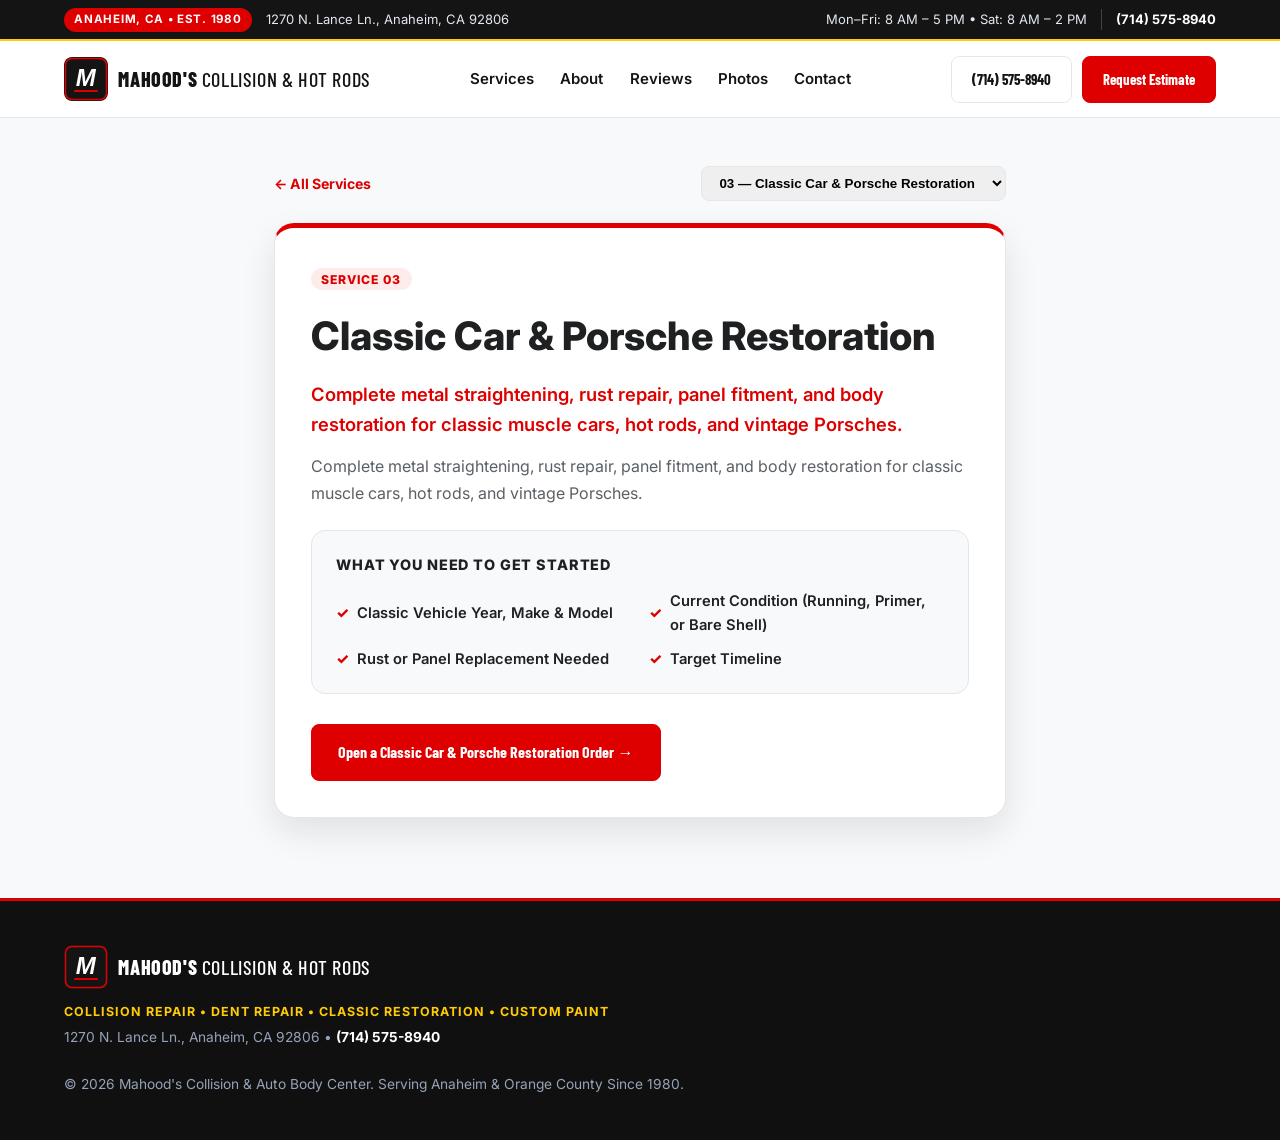
<file: classic-restoration.html>
<!DOCTYPE html>
<html lang="en">
<head>
  <meta charset="UTF-8" />
  <meta name="viewport" content="width=device-width, initial-scale=1.0" />
  <title>03. Classic Car &amp; Porsche Restoration | Mahood&#x27;s Collision &amp; Hot Rods</title>
  <link rel="preconnect" href="https://fonts.googleapis.com" />
  <link rel="preconnect" href="https://fonts.gstatic.com" crossorigin />
  <link href="https://fonts.googleapis.com/css2?family=Barlow+Condensed:ital,wght@0,700;0,800;1,700&family=Inter:wght@400;500;600;700&display=swap" rel="stylesheet" />
  <link rel="stylesheet" href="styles.css" />
</head>
<body>
  <!-- Top Utility Bar -->
  <div class="utility-bar">
    <div class="container utility-inner">
      <div class="utility-left">
        <span class="pill-badge">ANAHEIM, CA • EST. 1980</span>
        <span class="utility-address">1270 N. Lance Ln., Anaheim, CA 92806</span>
      </div>
      <div class="utility-right">
        <span class="utility-hours">Mon–Fri: 8 AM – 5 PM • Sat: 8 AM – 2 PM</span>
        <a href="tel:7145758940" class="utility-phone">(714) 575-8940</a>
      </div>
    </div>
  </div>

  <!-- Sticky Header -->
  <header class="site-header" id="top">
    <div class="container header-inner">
      <a href="index.html" class="brand-logo" aria-label="Mahood&#x27;s Collision &amp; Hot Rods Home">
        <img src="images/logo-mark.svg" alt="Mahood&#x27;s Collision &amp; Hot Rods Logo" class="brand-logo-img" />
        <span class="brand-wordmark"><strong>MAHOOD'S</strong> COLLISION &amp; HOT RODS</span>
      </a>

      <nav class="main-nav" aria-label="Primary Navigation">
        <a href="index.html#services">Services</a>
        <a href="index.html#about">About</a>
        <a href="index.html#reviews">Reviews</a>
        <a href="index.html#gallery">Photos</a>
        <a href="index.html#contact">Contact</a>
      </nav>

      <div class="header-actions">
        
        <a href="tel:7145758940" class="btn btn-ghost"><span>(714) 575-8940</span></a>
        <a href="open-order.html" class="btn btn-primary">Request Estimate</a>
        <button type="button" class="menu-toggle" id="menuToggle" aria-label="Toggle Menu" aria-expanded="false" aria-controls="mobileDrawer">
          <span class="hamburger-bar"></span>
          <span class="hamburger-bar"></span>
          <span class="hamburger-bar"></span>
        </button>
      </div>
    </div>

    <div class="mobile-drawer" id="mobileDrawer" hidden>
      <div class="container mobile-drawer-inner">
        <nav class="mobile-nav" aria-label="Mobile Navigation">
          <a href="index.html#services" class="mobile-link">Services</a>
          <a href="index.html#about" class="mobile-link">About</a>
          <a href="index.html#reviews" class="mobile-link">Reviews</a>
          <a href="index.html#gallery" class="mobile-link">Photos</a>
          <a href="index.html#contact" class="mobile-link">Contact</a>
        </nav>
        <div class="mobile-drawer-cta">
          <a href="open-order.html" class="btn btn-primary btn-block mobile-link">Request Estimate</a>
          <a href="tel:7145758940" class="btn btn-outline btn-block">Call (714) 575-8940</a>
        </div>
      </div>
    </div>
  </header>
  <main class="simple-service-page">
    <div class="container narrow-container">
      <div class="simple-service-topbar">
        <a href="index.html#services" class="service-link">&larr; All Services</a>
        <select aria-label="Switch Service" onchange="if(this.value) window.location.href=this.value;" style="padding:0.5rem 0.85rem;border-radius:8px;border:1px solid var(--brand-border);font-weight:600;">
            <option value="collision-repair.html" >01 — Collision Repair</option>
            <option value="dent-repair.html" >02 — Dent &amp; Fender Repair</option>
            <option value="classic-restoration.html" selected>03 — Classic Car &amp; Porsche Restoration</option>
            <option value="custom-paint.html" >04 — Custom &amp; Factory Auto Paint</option>
        </select>
      </div>
      <article class="simple-service-card">
        <span class="service-num-badge">SERVICE 03</span>
        <h1 style="font-size:clamp(1.85rem,3.5vw,2.45rem);font-weight:800;margin:0.85rem 0 0.65rem;">Classic Car &amp; Porsche Restoration</h1>
        <p style="font-size:1.15rem;font-weight:600;color:var(--brand-primary);margin-bottom:0.85rem;">Complete metal straightening, rust repair, panel fitment, and body restoration for classic muscle cars, hot rods, and vintage Porsches.</p>
        <p style="color:var(--brand-muted);">Complete metal straightening, rust repair, panel fitment, and body restoration for classic muscle cars, hot rods, and vintage Porsches.</p>
        <div class="simple-essentials-box">
          <h2 style="font-size:0.9rem;font-weight:800;text-transform:uppercase;letter-spacing:0.06em;">What You Need to Get Started</h2>
          <ul class="simple-essentials-list">
          <li>Classic Vehicle Year, Make &amp; Model</li>
          <li>Current Condition (Running, Primer, or Bare Shell)</li>
          <li>Rust or Panel Replacement Needed</li>
          <li>Target Timeline</li>
          </ul>
        </div>
        <a href="open-order.html?type=classic-restoration" class="btn btn-primary btn-lg">Open a Classic Car &amp; Porsche Restoration Order &rarr;</a>
      </article>
    </div>
  </main>
  <!-- Footer -->
  <footer class="site-footer">
    <div class="container footer-inner">
      <div>
        <a href="index.html" class="brand-logo brand-logo-footer">
          <img src="images/logo-mark.svg" alt="Mahood&#x27;s Collision &amp; Hot Rods Logo" class="brand-logo-img" />
          <span class="brand-wordmark"><strong>MAHOOD'S</strong> COLLISION &amp; HOT RODS</span>
        </a>
        <p style="margin-top:0.4rem;color:var(--brand-accent);font-weight:700;font-size:0.78rem;letter-spacing:0.08em;text-transform:uppercase;">COLLISION REPAIR • DENT REPAIR • CLASSIC RESTORATION • CUSTOM PAINT</p>
        <p style="margin-top:0.25rem;">1270 N. Lance Ln., Anaheim, CA 92806 &bull; <a href="tel:7145758940" style="color:#fff;font-weight:700;">(714) 575-8940</a></p>
      </div>
      <div>
        <p>© 2026 Mahood&#x27;s Collision &amp; Auto Body Center. Serving Anaheim &amp; Orange County Since 1980.</p>
      </div>
    </div>
  </footer>

  <!-- Sticky Mobile Bottom Action Bar -->
  <div class="mobile-action-bar" aria-label="Quick Mobile Actions">
    <a href="tel:7145758940" class="mobile-action-btn mobile-action-call"><span>Call Now</span></a>
    <a href="open-order.html" class="mobile-action-btn mobile-action-primary"><span>Request Estimate</span></a>
  </div>

  <script>
    window.SITE_CONFIG = {"businessName": "Mahood's Collision & Hot Rods", "recipientEmail": "Mark@mahoods.com", "phone": "(714) 575-8940", "orderSchemas": {"collision-repair": {"code": "01", "title": "Collision Repair", "helper": "Insurance-approved collision and auto body repair for all makes and models. Bring your vehicle to Mahood's first \u2014 we handle insurance adjusters directly and help with deductibles.", "fields": [{"name": "Vehicle_Year_Make_Model", "label": "Vehicle (Year, Make, Model)", "required": true, "placeholder": "e.g. 2023 Toyota 4Runner / 2022 Honda Civic"}, {"name": "Payment_Type", "label": "Insurance or Out-of-Pocket?", "type": "select", "options": ["Need Estimate First (Before Calling Insurance)", "Active Insurance Claim", "Out-of-Pocket / Direct Pay"]}, {"name": "Damaged_Areas", "label": "What Needs Repair?", "required": true, "placeholder": "e.g. Front bumper, fender, or rear quarter panel"}]}, "dent-repair": {"code": "02", "title": "Dent & Fender Repair", "helper": "Fast, seamless removal of door dings, creased panels, bumper scuffs, and fender damage with precision factory color matching.", "fields": [{"name": "Vehicle_Year_Make_Model", "label": "Vehicle (Year, Make, Model)", "required": true, "placeholder": "e.g. 2022 Chevy Silverado / BMW 330i"}, {"name": "Dent_Location", "label": "Panel Location & Damage Details", "required": true, "placeholder": "e.g. Driver door crease / rear bumper scrape"}, {"name": "Preferred_Date", "label": "Preferred Estimate Date", "type": "date"}]}, "classic-restoration": {"code": "03", "title": "Classic Car & Porsche Restoration", "helper": "Complete metal straightening, rust repair, panel fitment, and body restoration for classic muscle cars, hot rods, and vintage Porsches.", "fields": [{"name": "Classic_Vehicle", "label": "Classic Vehicle (Year, Make, Model)", "required": true, "placeholder": "e.g. 1955 Chevy Bel Air / 1973 Porsche 911"}, {"name": "Current_Condition", "label": "Current Body Condition", "type": "select", "options": ["Complete Running Car", "Partially Stripped / In Primer", "Bare Metal Shell", "Needs Rust & Panel Fabrication"]}, {"name": "Restoration_Goals", "label": "Project Goals", "required": true, "placeholder": "Tell us what bodywork or restoration your classic needs..."}]}, "custom-paint": {"code": "04", "title": "Custom & Factory Auto Paint", "helper": "From computerized factory color matching to AMBR award-winning show paint, multi-stage clear coat, wet sanding, and mirror buffing.", "fields": [{"name": "Vehicle_Year_Make_Model", "label": "Vehicle (Year, Make, Model)", "required": true, "placeholder": "e.g. 1968 Dodge Charger / 1969 Camaro"}, {"name": "Paint_Scope", "label": "Paint Scope", "type": "select", "options": ["Full Exterior Repaint", "Show-Car Custom Paint & Color Sanding", "Single Panel / Bumper Factory Color Match"]}, {"name": "Desired_Color", "label": "Desired Color / Finish", "required": true, "placeholder": "e.g. Gloss Black, Signal Orange, or Factory Match"}]}}};
  </script>
  <script src="site-widgets.js"></script>
</body>
</html>
</file>
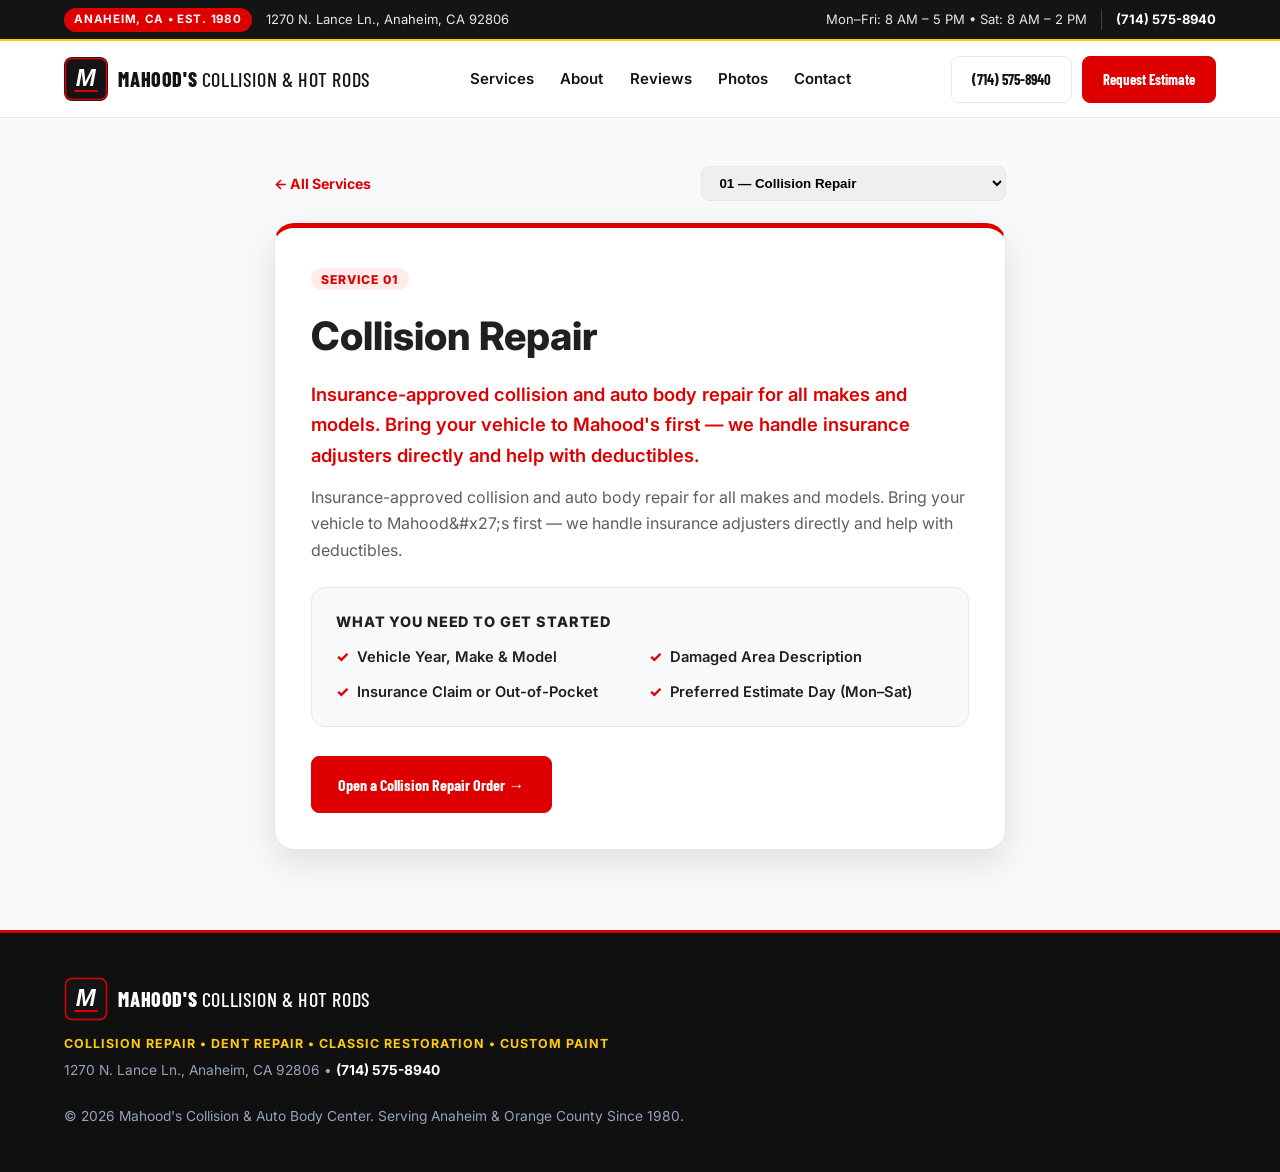
<file: collision-repair.html>
<!DOCTYPE html>
<html lang="en">
<head>
  <meta charset="UTF-8" />
  <meta name="viewport" content="width=device-width, initial-scale=1.0" />
  <title>01. Collision Repair | Mahood&#x27;s Collision &amp; Hot Rods</title>
  <link rel="preconnect" href="https://fonts.googleapis.com" />
  <link rel="preconnect" href="https://fonts.gstatic.com" crossorigin />
  <link href="https://fonts.googleapis.com/css2?family=Barlow+Condensed:ital,wght@0,700;0,800;1,700&family=Inter:wght@400;500;600;700&display=swap" rel="stylesheet" />
  <link rel="stylesheet" href="styles.css" />
</head>
<body>
  <!-- Top Utility Bar -->
  <div class="utility-bar">
    <div class="container utility-inner">
      <div class="utility-left">
        <span class="pill-badge">ANAHEIM, CA • EST. 1980</span>
        <span class="utility-address">1270 N. Lance Ln., Anaheim, CA 92806</span>
      </div>
      <div class="utility-right">
        <span class="utility-hours">Mon–Fri: 8 AM – 5 PM • Sat: 8 AM – 2 PM</span>
        <a href="tel:7145758940" class="utility-phone">(714) 575-8940</a>
      </div>
    </div>
  </div>

  <!-- Sticky Header -->
  <header class="site-header" id="top">
    <div class="container header-inner">
      <a href="index.html" class="brand-logo" aria-label="Mahood&#x27;s Collision &amp; Hot Rods Home">
        <img src="images/logo-mark.svg" alt="Mahood&#x27;s Collision &amp; Hot Rods Logo" class="brand-logo-img" />
        <span class="brand-wordmark"><strong>MAHOOD'S</strong> COLLISION &amp; HOT RODS</span>
      </a>

      <nav class="main-nav" aria-label="Primary Navigation">
        <a href="index.html#services">Services</a>
        <a href="index.html#about">About</a>
        <a href="index.html#reviews">Reviews</a>
        <a href="index.html#gallery">Photos</a>
        <a href="index.html#contact">Contact</a>
      </nav>

      <div class="header-actions">
        
        <a href="tel:7145758940" class="btn btn-ghost"><span>(714) 575-8940</span></a>
        <a href="open-order.html" class="btn btn-primary">Request Estimate</a>
        <button type="button" class="menu-toggle" id="menuToggle" aria-label="Toggle Menu" aria-expanded="false" aria-controls="mobileDrawer">
          <span class="hamburger-bar"></span>
          <span class="hamburger-bar"></span>
          <span class="hamburger-bar"></span>
        </button>
      </div>
    </div>

    <div class="mobile-drawer" id="mobileDrawer" hidden>
      <div class="container mobile-drawer-inner">
        <nav class="mobile-nav" aria-label="Mobile Navigation">
          <a href="index.html#services" class="mobile-link">Services</a>
          <a href="index.html#about" class="mobile-link">About</a>
          <a href="index.html#reviews" class="mobile-link">Reviews</a>
          <a href="index.html#gallery" class="mobile-link">Photos</a>
          <a href="index.html#contact" class="mobile-link">Contact</a>
        </nav>
        <div class="mobile-drawer-cta">
          <a href="open-order.html" class="btn btn-primary btn-block mobile-link">Request Estimate</a>
          <a href="tel:7145758940" class="btn btn-outline btn-block">Call (714) 575-8940</a>
        </div>
      </div>
    </div>
  </header>
  <main class="simple-service-page">
    <div class="container narrow-container">
      <div class="simple-service-topbar">
        <a href="index.html#services" class="service-link">&larr; All Services</a>
        <select aria-label="Switch Service" onchange="if(this.value) window.location.href=this.value;" style="padding:0.5rem 0.85rem;border-radius:8px;border:1px solid var(--brand-border);font-weight:600;">
            <option value="collision-repair.html" selected>01 — Collision Repair</option>
            <option value="dent-repair.html" >02 — Dent &amp; Fender Repair</option>
            <option value="classic-restoration.html" >03 — Classic Car &amp; Porsche Restoration</option>
            <option value="custom-paint.html" >04 — Custom &amp; Factory Auto Paint</option>
        </select>
      </div>
      <article class="simple-service-card">
        <span class="service-num-badge">SERVICE 01</span>
        <h1 style="font-size:clamp(1.85rem,3.5vw,2.45rem);font-weight:800;margin:0.85rem 0 0.65rem;">Collision Repair</h1>
        <p style="font-size:1.15rem;font-weight:600;color:var(--brand-primary);margin-bottom:0.85rem;">Insurance-approved collision and auto body repair for all makes and models. Bring your vehicle to Mahood&#x27;s first — we handle insurance adjusters directly and help with deductibles.</p>
        <p style="color:var(--brand-muted);">Insurance-approved collision and auto body repair for all makes and models. Bring your vehicle to Mahood&amp;#x27;s first — we handle insurance adjusters directly and help with deductibles.</p>
        <div class="simple-essentials-box">
          <h2 style="font-size:0.9rem;font-weight:800;text-transform:uppercase;letter-spacing:0.06em;">What You Need to Get Started</h2>
          <ul class="simple-essentials-list">
          <li>Vehicle Year, Make &amp; Model</li>
          <li>Damaged Area Description</li>
          <li>Insurance Claim or Out-of-Pocket</li>
          <li>Preferred Estimate Day (Mon–Sat)</li>
          </ul>
        </div>
        <a href="open-order.html?type=collision-repair" class="btn btn-primary btn-lg">Open a Collision Repair Order &rarr;</a>
      </article>
    </div>
  </main>
  <!-- Footer -->
  <footer class="site-footer">
    <div class="container footer-inner">
      <div>
        <a href="index.html" class="brand-logo brand-logo-footer">
          <img src="images/logo-mark.svg" alt="Mahood&#x27;s Collision &amp; Hot Rods Logo" class="brand-logo-img" />
          <span class="brand-wordmark"><strong>MAHOOD'S</strong> COLLISION &amp; HOT RODS</span>
        </a>
        <p style="margin-top:0.4rem;color:var(--brand-accent);font-weight:700;font-size:0.78rem;letter-spacing:0.08em;text-transform:uppercase;">COLLISION REPAIR • DENT REPAIR • CLASSIC RESTORATION • CUSTOM PAINT</p>
        <p style="margin-top:0.25rem;">1270 N. Lance Ln., Anaheim, CA 92806 &bull; <a href="tel:7145758940" style="color:#fff;font-weight:700;">(714) 575-8940</a></p>
      </div>
      <div>
        <p>© 2026 Mahood&#x27;s Collision &amp; Auto Body Center. Serving Anaheim &amp; Orange County Since 1980.</p>
      </div>
    </div>
  </footer>

  <!-- Sticky Mobile Bottom Action Bar -->
  <div class="mobile-action-bar" aria-label="Quick Mobile Actions">
    <a href="tel:7145758940" class="mobile-action-btn mobile-action-call"><span>Call Now</span></a>
    <a href="open-order.html" class="mobile-action-btn mobile-action-primary"><span>Request Estimate</span></a>
  </div>

  <script>
    window.SITE_CONFIG = {"businessName": "Mahood's Collision & Hot Rods", "recipientEmail": "Mark@mahoods.com", "phone": "(714) 575-8940", "orderSchemas": {"collision-repair": {"code": "01", "title": "Collision Repair", "helper": "Insurance-approved collision and auto body repair for all makes and models. Bring your vehicle to Mahood's first \u2014 we handle insurance adjusters directly and help with deductibles.", "fields": [{"name": "Vehicle_Year_Make_Model", "label": "Vehicle (Year, Make, Model)", "required": true, "placeholder": "e.g. 2023 Toyota 4Runner / 2022 Honda Civic"}, {"name": "Payment_Type", "label": "Insurance or Out-of-Pocket?", "type": "select", "options": ["Need Estimate First (Before Calling Insurance)", "Active Insurance Claim", "Out-of-Pocket / Direct Pay"]}, {"name": "Damaged_Areas", "label": "What Needs Repair?", "required": true, "placeholder": "e.g. Front bumper, fender, or rear quarter panel"}]}, "dent-repair": {"code": "02", "title": "Dent & Fender Repair", "helper": "Fast, seamless removal of door dings, creased panels, bumper scuffs, and fender damage with precision factory color matching.", "fields": [{"name": "Vehicle_Year_Make_Model", "label": "Vehicle (Year, Make, Model)", "required": true, "placeholder": "e.g. 2022 Chevy Silverado / BMW 330i"}, {"name": "Dent_Location", "label": "Panel Location & Damage Details", "required": true, "placeholder": "e.g. Driver door crease / rear bumper scrape"}, {"name": "Preferred_Date", "label": "Preferred Estimate Date", "type": "date"}]}, "classic-restoration": {"code": "03", "title": "Classic Car & Porsche Restoration", "helper": "Complete metal straightening, rust repair, panel fitment, and body restoration for classic muscle cars, hot rods, and vintage Porsches.", "fields": [{"name": "Classic_Vehicle", "label": "Classic Vehicle (Year, Make, Model)", "required": true, "placeholder": "e.g. 1955 Chevy Bel Air / 1973 Porsche 911"}, {"name": "Current_Condition", "label": "Current Body Condition", "type": "select", "options": ["Complete Running Car", "Partially Stripped / In Primer", "Bare Metal Shell", "Needs Rust & Panel Fabrication"]}, {"name": "Restoration_Goals", "label": "Project Goals", "required": true, "placeholder": "Tell us what bodywork or restoration your classic needs..."}]}, "custom-paint": {"code": "04", "title": "Custom & Factory Auto Paint", "helper": "From computerized factory color matching to AMBR award-winning show paint, multi-stage clear coat, wet sanding, and mirror buffing.", "fields": [{"name": "Vehicle_Year_Make_Model", "label": "Vehicle (Year, Make, Model)", "required": true, "placeholder": "e.g. 1968 Dodge Charger / 1969 Camaro"}, {"name": "Paint_Scope", "label": "Paint Scope", "type": "select", "options": ["Full Exterior Repaint", "Show-Car Custom Paint & Color Sanding", "Single Panel / Bumper Factory Color Match"]}, {"name": "Desired_Color", "label": "Desired Color / Finish", "required": true, "placeholder": "e.g. Gloss Black, Signal Orange, or Factory Match"}]}}};
  </script>
  <script src="site-widgets.js"></script>
</body>
</html>
</file>
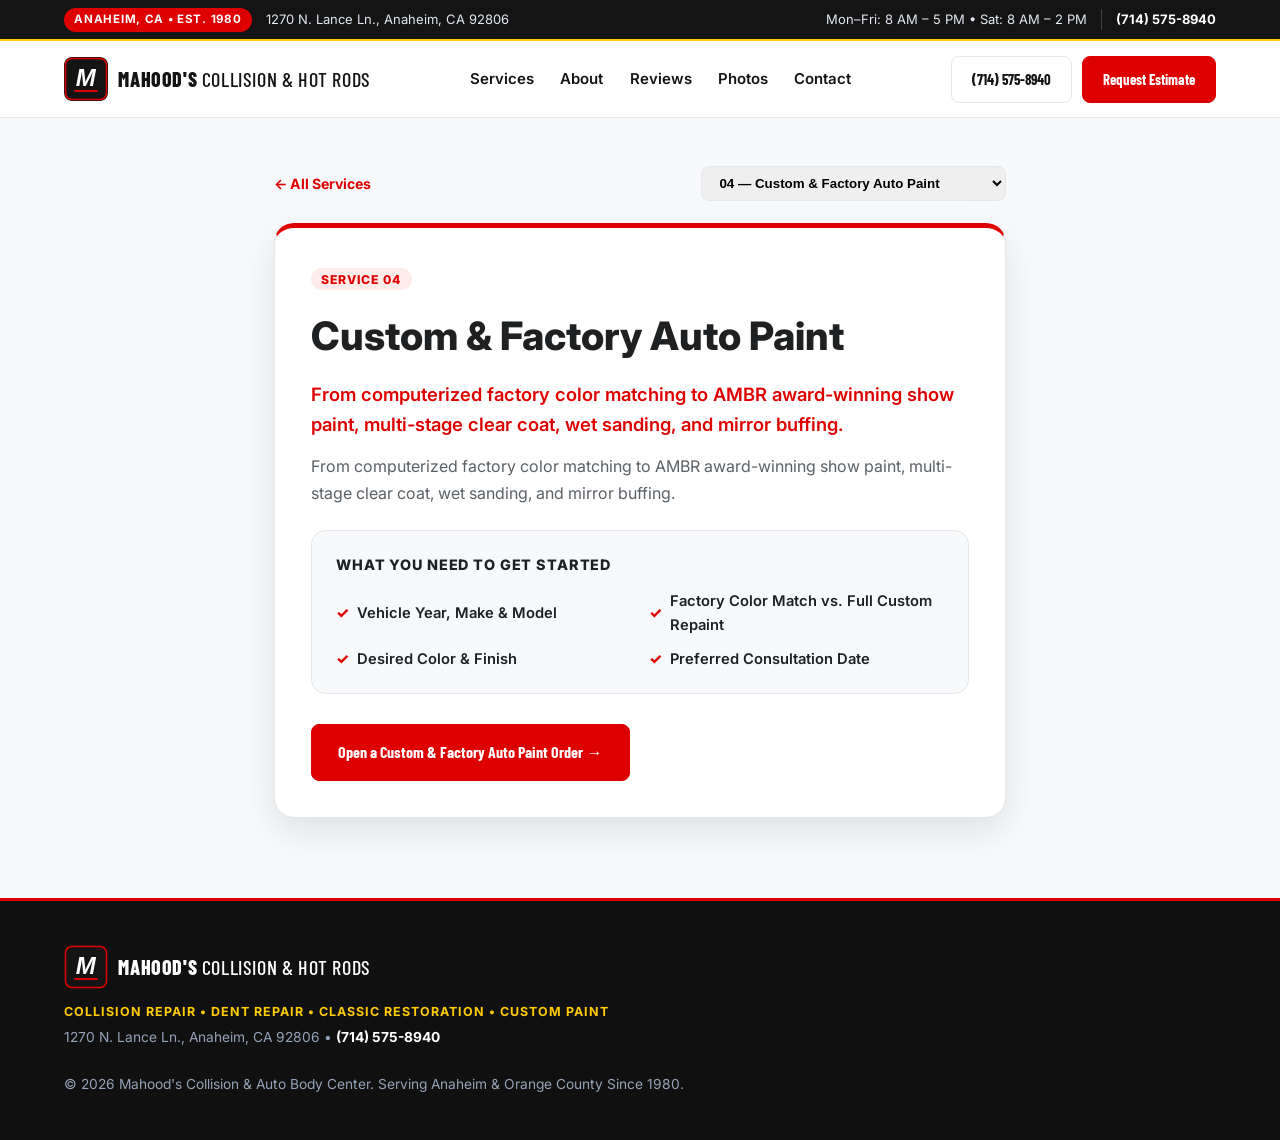
<file: custom-paint.html>
<!DOCTYPE html>
<html lang="en">
<head>
  <meta charset="UTF-8" />
  <meta name="viewport" content="width=device-width, initial-scale=1.0" />
  <title>04. Custom &amp; Factory Auto Paint | Mahood&#x27;s Collision &amp; Hot Rods</title>
  <link rel="preconnect" href="https://fonts.googleapis.com" />
  <link rel="preconnect" href="https://fonts.gstatic.com" crossorigin />
  <link href="https://fonts.googleapis.com/css2?family=Barlow+Condensed:ital,wght@0,700;0,800;1,700&family=Inter:wght@400;500;600;700&display=swap" rel="stylesheet" />
  <link rel="stylesheet" href="styles.css" />
</head>
<body>
  <!-- Top Utility Bar -->
  <div class="utility-bar">
    <div class="container utility-inner">
      <div class="utility-left">
        <span class="pill-badge">ANAHEIM, CA • EST. 1980</span>
        <span class="utility-address">1270 N. Lance Ln., Anaheim, CA 92806</span>
      </div>
      <div class="utility-right">
        <span class="utility-hours">Mon–Fri: 8 AM – 5 PM • Sat: 8 AM – 2 PM</span>
        <a href="tel:7145758940" class="utility-phone">(714) 575-8940</a>
      </div>
    </div>
  </div>

  <!-- Sticky Header -->
  <header class="site-header" id="top">
    <div class="container header-inner">
      <a href="index.html" class="brand-logo" aria-label="Mahood&#x27;s Collision &amp; Hot Rods Home">
        <img src="images/logo-mark.svg" alt="Mahood&#x27;s Collision &amp; Hot Rods Logo" class="brand-logo-img" />
        <span class="brand-wordmark"><strong>MAHOOD'S</strong> COLLISION &amp; HOT RODS</span>
      </a>

      <nav class="main-nav" aria-label="Primary Navigation">
        <a href="index.html#services">Services</a>
        <a href="index.html#about">About</a>
        <a href="index.html#reviews">Reviews</a>
        <a href="index.html#gallery">Photos</a>
        <a href="index.html#contact">Contact</a>
      </nav>

      <div class="header-actions">
        
        <a href="tel:7145758940" class="btn btn-ghost"><span>(714) 575-8940</span></a>
        <a href="open-order.html" class="btn btn-primary">Request Estimate</a>
        <button type="button" class="menu-toggle" id="menuToggle" aria-label="Toggle Menu" aria-expanded="false" aria-controls="mobileDrawer">
          <span class="hamburger-bar"></span>
          <span class="hamburger-bar"></span>
          <span class="hamburger-bar"></span>
        </button>
      </div>
    </div>

    <div class="mobile-drawer" id="mobileDrawer" hidden>
      <div class="container mobile-drawer-inner">
        <nav class="mobile-nav" aria-label="Mobile Navigation">
          <a href="index.html#services" class="mobile-link">Services</a>
          <a href="index.html#about" class="mobile-link">About</a>
          <a href="index.html#reviews" class="mobile-link">Reviews</a>
          <a href="index.html#gallery" class="mobile-link">Photos</a>
          <a href="index.html#contact" class="mobile-link">Contact</a>
        </nav>
        <div class="mobile-drawer-cta">
          <a href="open-order.html" class="btn btn-primary btn-block mobile-link">Request Estimate</a>
          <a href="tel:7145758940" class="btn btn-outline btn-block">Call (714) 575-8940</a>
        </div>
      </div>
    </div>
  </header>
  <main class="simple-service-page">
    <div class="container narrow-container">
      <div class="simple-service-topbar">
        <a href="index.html#services" class="service-link">&larr; All Services</a>
        <select aria-label="Switch Service" onchange="if(this.value) window.location.href=this.value;" style="padding:0.5rem 0.85rem;border-radius:8px;border:1px solid var(--brand-border);font-weight:600;">
            <option value="collision-repair.html" >01 — Collision Repair</option>
            <option value="dent-repair.html" >02 — Dent &amp; Fender Repair</option>
            <option value="classic-restoration.html" >03 — Classic Car &amp; Porsche Restoration</option>
            <option value="custom-paint.html" selected>04 — Custom &amp; Factory Auto Paint</option>
        </select>
      </div>
      <article class="simple-service-card">
        <span class="service-num-badge">SERVICE 04</span>
        <h1 style="font-size:clamp(1.85rem,3.5vw,2.45rem);font-weight:800;margin:0.85rem 0 0.65rem;">Custom &amp; Factory Auto Paint</h1>
        <p style="font-size:1.15rem;font-weight:600;color:var(--brand-primary);margin-bottom:0.85rem;">From computerized factory color matching to AMBR award-winning show paint, multi-stage clear coat, wet sanding, and mirror buffing.</p>
        <p style="color:var(--brand-muted);">From computerized factory color matching to AMBR award-winning show paint, multi-stage clear coat, wet sanding, and mirror buffing.</p>
        <div class="simple-essentials-box">
          <h2 style="font-size:0.9rem;font-weight:800;text-transform:uppercase;letter-spacing:0.06em;">What You Need to Get Started</h2>
          <ul class="simple-essentials-list">
          <li>Vehicle Year, Make &amp; Model</li>
          <li>Factory Color Match vs. Full Custom Repaint</li>
          <li>Desired Color &amp; Finish</li>
          <li>Preferred Consultation Date</li>
          </ul>
        </div>
        <a href="open-order.html?type=custom-paint" class="btn btn-primary btn-lg">Open a Custom &amp; Factory Auto Paint Order &rarr;</a>
      </article>
    </div>
  </main>
  <!-- Footer -->
  <footer class="site-footer">
    <div class="container footer-inner">
      <div>
        <a href="index.html" class="brand-logo brand-logo-footer">
          <img src="images/logo-mark.svg" alt="Mahood&#x27;s Collision &amp; Hot Rods Logo" class="brand-logo-img" />
          <span class="brand-wordmark"><strong>MAHOOD'S</strong> COLLISION &amp; HOT RODS</span>
        </a>
        <p style="margin-top:0.4rem;color:var(--brand-accent);font-weight:700;font-size:0.78rem;letter-spacing:0.08em;text-transform:uppercase;">COLLISION REPAIR • DENT REPAIR • CLASSIC RESTORATION • CUSTOM PAINT</p>
        <p style="margin-top:0.25rem;">1270 N. Lance Ln., Anaheim, CA 92806 &bull; <a href="tel:7145758940" style="color:#fff;font-weight:700;">(714) 575-8940</a></p>
      </div>
      <div>
        <p>© 2026 Mahood&#x27;s Collision &amp; Auto Body Center. Serving Anaheim &amp; Orange County Since 1980.</p>
      </div>
    </div>
  </footer>

  <!-- Sticky Mobile Bottom Action Bar -->
  <div class="mobile-action-bar" aria-label="Quick Mobile Actions">
    <a href="tel:7145758940" class="mobile-action-btn mobile-action-call"><span>Call Now</span></a>
    <a href="open-order.html" class="mobile-action-btn mobile-action-primary"><span>Request Estimate</span></a>
  </div>

  <script>
    window.SITE_CONFIG = {"businessName": "Mahood's Collision & Hot Rods", "recipientEmail": "Mark@mahoods.com", "phone": "(714) 575-8940", "orderSchemas": {"collision-repair": {"code": "01", "title": "Collision Repair", "helper": "Insurance-approved collision and auto body repair for all makes and models. Bring your vehicle to Mahood's first \u2014 we handle insurance adjusters directly and help with deductibles.", "fields": [{"name": "Vehicle_Year_Make_Model", "label": "Vehicle (Year, Make, Model)", "required": true, "placeholder": "e.g. 2023 Toyota 4Runner / 2022 Honda Civic"}, {"name": "Payment_Type", "label": "Insurance or Out-of-Pocket?", "type": "select", "options": ["Need Estimate First (Before Calling Insurance)", "Active Insurance Claim", "Out-of-Pocket / Direct Pay"]}, {"name": "Damaged_Areas", "label": "What Needs Repair?", "required": true, "placeholder": "e.g. Front bumper, fender, or rear quarter panel"}]}, "dent-repair": {"code": "02", "title": "Dent & Fender Repair", "helper": "Fast, seamless removal of door dings, creased panels, bumper scuffs, and fender damage with precision factory color matching.", "fields": [{"name": "Vehicle_Year_Make_Model", "label": "Vehicle (Year, Make, Model)", "required": true, "placeholder": "e.g. 2022 Chevy Silverado / BMW 330i"}, {"name": "Dent_Location", "label": "Panel Location & Damage Details", "required": true, "placeholder": "e.g. Driver door crease / rear bumper scrape"}, {"name": "Preferred_Date", "label": "Preferred Estimate Date", "type": "date"}]}, "classic-restoration": {"code": "03", "title": "Classic Car & Porsche Restoration", "helper": "Complete metal straightening, rust repair, panel fitment, and body restoration for classic muscle cars, hot rods, and vintage Porsches.", "fields": [{"name": "Classic_Vehicle", "label": "Classic Vehicle (Year, Make, Model)", "required": true, "placeholder": "e.g. 1955 Chevy Bel Air / 1973 Porsche 911"}, {"name": "Current_Condition", "label": "Current Body Condition", "type": "select", "options": ["Complete Running Car", "Partially Stripped / In Primer", "Bare Metal Shell", "Needs Rust & Panel Fabrication"]}, {"name": "Restoration_Goals", "label": "Project Goals", "required": true, "placeholder": "Tell us what bodywork or restoration your classic needs..."}]}, "custom-paint": {"code": "04", "title": "Custom & Factory Auto Paint", "helper": "From computerized factory color matching to AMBR award-winning show paint, multi-stage clear coat, wet sanding, and mirror buffing.", "fields": [{"name": "Vehicle_Year_Make_Model", "label": "Vehicle (Year, Make, Model)", "required": true, "placeholder": "e.g. 1968 Dodge Charger / 1969 Camaro"}, {"name": "Paint_Scope", "label": "Paint Scope", "type": "select", "options": ["Full Exterior Repaint", "Show-Car Custom Paint & Color Sanding", "Single Panel / Bumper Factory Color Match"]}, {"name": "Desired_Color", "label": "Desired Color / Finish", "required": true, "placeholder": "e.g. Gloss Black, Signal Orange, or Factory Match"}]}}};
  </script>
  <script src="site-widgets.js"></script>
</body>
</html>
</file>
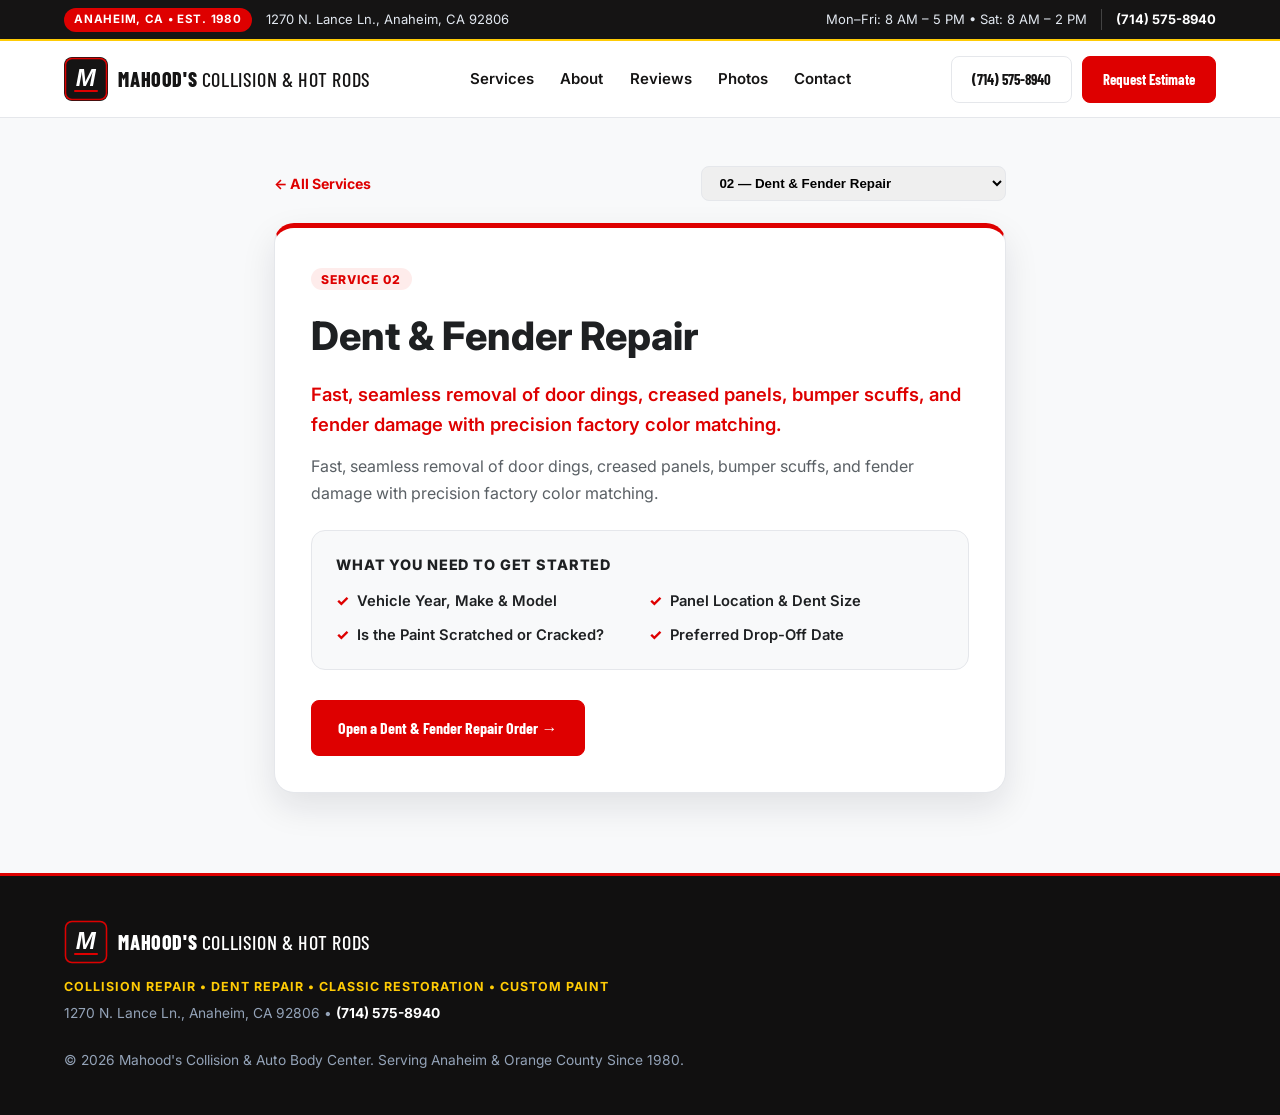
<file: dent-repair.html>
<!DOCTYPE html>
<html lang="en">
<head>
  <meta charset="UTF-8" />
  <meta name="viewport" content="width=device-width, initial-scale=1.0" />
  <title>02. Dent &amp; Fender Repair | Mahood&#x27;s Collision &amp; Hot Rods</title>
  <link rel="preconnect" href="https://fonts.googleapis.com" />
  <link rel="preconnect" href="https://fonts.gstatic.com" crossorigin />
  <link href="https://fonts.googleapis.com/css2?family=Barlow+Condensed:ital,wght@0,700;0,800;1,700&family=Inter:wght@400;500;600;700&display=swap" rel="stylesheet" />
  <link rel="stylesheet" href="styles.css" />
</head>
<body>
  <!-- Top Utility Bar -->
  <div class="utility-bar">
    <div class="container utility-inner">
      <div class="utility-left">
        <span class="pill-badge">ANAHEIM, CA • EST. 1980</span>
        <span class="utility-address">1270 N. Lance Ln., Anaheim, CA 92806</span>
      </div>
      <div class="utility-right">
        <span class="utility-hours">Mon–Fri: 8 AM – 5 PM • Sat: 8 AM – 2 PM</span>
        <a href="tel:7145758940" class="utility-phone">(714) 575-8940</a>
      </div>
    </div>
  </div>

  <!-- Sticky Header -->
  <header class="site-header" id="top">
    <div class="container header-inner">
      <a href="index.html" class="brand-logo" aria-label="Mahood&#x27;s Collision &amp; Hot Rods Home">
        <img src="images/logo-mark.svg" alt="Mahood&#x27;s Collision &amp; Hot Rods Logo" class="brand-logo-img" />
        <span class="brand-wordmark"><strong>MAHOOD'S</strong> COLLISION &amp; HOT RODS</span>
      </a>

      <nav class="main-nav" aria-label="Primary Navigation">
        <a href="index.html#services">Services</a>
        <a href="index.html#about">About</a>
        <a href="index.html#reviews">Reviews</a>
        <a href="index.html#gallery">Photos</a>
        <a href="index.html#contact">Contact</a>
      </nav>

      <div class="header-actions">
        
        <a href="tel:7145758940" class="btn btn-ghost"><span>(714) 575-8940</span></a>
        <a href="open-order.html" class="btn btn-primary">Request Estimate</a>
        <button type="button" class="menu-toggle" id="menuToggle" aria-label="Toggle Menu" aria-expanded="false" aria-controls="mobileDrawer">
          <span class="hamburger-bar"></span>
          <span class="hamburger-bar"></span>
          <span class="hamburger-bar"></span>
        </button>
      </div>
    </div>

    <div class="mobile-drawer" id="mobileDrawer" hidden>
      <div class="container mobile-drawer-inner">
        <nav class="mobile-nav" aria-label="Mobile Navigation">
          <a href="index.html#services" class="mobile-link">Services</a>
          <a href="index.html#about" class="mobile-link">About</a>
          <a href="index.html#reviews" class="mobile-link">Reviews</a>
          <a href="index.html#gallery" class="mobile-link">Photos</a>
          <a href="index.html#contact" class="mobile-link">Contact</a>
        </nav>
        <div class="mobile-drawer-cta">
          <a href="open-order.html" class="btn btn-primary btn-block mobile-link">Request Estimate</a>
          <a href="tel:7145758940" class="btn btn-outline btn-block">Call (714) 575-8940</a>
        </div>
      </div>
    </div>
  </header>
  <main class="simple-service-page">
    <div class="container narrow-container">
      <div class="simple-service-topbar">
        <a href="index.html#services" class="service-link">&larr; All Services</a>
        <select aria-label="Switch Service" onchange="if(this.value) window.location.href=this.value;" style="padding:0.5rem 0.85rem;border-radius:8px;border:1px solid var(--brand-border);font-weight:600;">
            <option value="collision-repair.html" >01 — Collision Repair</option>
            <option value="dent-repair.html" selected>02 — Dent &amp; Fender Repair</option>
            <option value="classic-restoration.html" >03 — Classic Car &amp; Porsche Restoration</option>
            <option value="custom-paint.html" >04 — Custom &amp; Factory Auto Paint</option>
        </select>
      </div>
      <article class="simple-service-card">
        <span class="service-num-badge">SERVICE 02</span>
        <h1 style="font-size:clamp(1.85rem,3.5vw,2.45rem);font-weight:800;margin:0.85rem 0 0.65rem;">Dent &amp; Fender Repair</h1>
        <p style="font-size:1.15rem;font-weight:600;color:var(--brand-primary);margin-bottom:0.85rem;">Fast, seamless removal of door dings, creased panels, bumper scuffs, and fender damage with precision factory color matching.</p>
        <p style="color:var(--brand-muted);">Fast, seamless removal of door dings, creased panels, bumper scuffs, and fender damage with precision factory color matching.</p>
        <div class="simple-essentials-box">
          <h2 style="font-size:0.9rem;font-weight:800;text-transform:uppercase;letter-spacing:0.06em;">What You Need to Get Started</h2>
          <ul class="simple-essentials-list">
          <li>Vehicle Year, Make &amp; Model</li>
          <li>Panel Location &amp; Dent Size</li>
          <li>Is the Paint Scratched or Cracked?</li>
          <li>Preferred Drop-Off Date</li>
          </ul>
        </div>
        <a href="open-order.html?type=dent-repair" class="btn btn-primary btn-lg">Open a Dent &amp; Fender Repair Order &rarr;</a>
      </article>
    </div>
  </main>
  <!-- Footer -->
  <footer class="site-footer">
    <div class="container footer-inner">
      <div>
        <a href="index.html" class="brand-logo brand-logo-footer">
          <img src="images/logo-mark.svg" alt="Mahood&#x27;s Collision &amp; Hot Rods Logo" class="brand-logo-img" />
          <span class="brand-wordmark"><strong>MAHOOD'S</strong> COLLISION &amp; HOT RODS</span>
        </a>
        <p style="margin-top:0.4rem;color:var(--brand-accent);font-weight:700;font-size:0.78rem;letter-spacing:0.08em;text-transform:uppercase;">COLLISION REPAIR • DENT REPAIR • CLASSIC RESTORATION • CUSTOM PAINT</p>
        <p style="margin-top:0.25rem;">1270 N. Lance Ln., Anaheim, CA 92806 &bull; <a href="tel:7145758940" style="color:#fff;font-weight:700;">(714) 575-8940</a></p>
      </div>
      <div>
        <p>© 2026 Mahood&#x27;s Collision &amp; Auto Body Center. Serving Anaheim &amp; Orange County Since 1980.</p>
      </div>
    </div>
  </footer>

  <!-- Sticky Mobile Bottom Action Bar -->
  <div class="mobile-action-bar" aria-label="Quick Mobile Actions">
    <a href="tel:7145758940" class="mobile-action-btn mobile-action-call"><span>Call Now</span></a>
    <a href="open-order.html" class="mobile-action-btn mobile-action-primary"><span>Request Estimate</span></a>
  </div>

  <script>
    window.SITE_CONFIG = {"businessName": "Mahood's Collision & Hot Rods", "recipientEmail": "Mark@mahoods.com", "phone": "(714) 575-8940", "orderSchemas": {"collision-repair": {"code": "01", "title": "Collision Repair", "helper": "Insurance-approved collision and auto body repair for all makes and models. Bring your vehicle to Mahood's first \u2014 we handle insurance adjusters directly and help with deductibles.", "fields": [{"name": "Vehicle_Year_Make_Model", "label": "Vehicle (Year, Make, Model)", "required": true, "placeholder": "e.g. 2023 Toyota 4Runner / 2022 Honda Civic"}, {"name": "Payment_Type", "label": "Insurance or Out-of-Pocket?", "type": "select", "options": ["Need Estimate First (Before Calling Insurance)", "Active Insurance Claim", "Out-of-Pocket / Direct Pay"]}, {"name": "Damaged_Areas", "label": "What Needs Repair?", "required": true, "placeholder": "e.g. Front bumper, fender, or rear quarter panel"}]}, "dent-repair": {"code": "02", "title": "Dent & Fender Repair", "helper": "Fast, seamless removal of door dings, creased panels, bumper scuffs, and fender damage with precision factory color matching.", "fields": [{"name": "Vehicle_Year_Make_Model", "label": "Vehicle (Year, Make, Model)", "required": true, "placeholder": "e.g. 2022 Chevy Silverado / BMW 330i"}, {"name": "Dent_Location", "label": "Panel Location & Damage Details", "required": true, "placeholder": "e.g. Driver door crease / rear bumper scrape"}, {"name": "Preferred_Date", "label": "Preferred Estimate Date", "type": "date"}]}, "classic-restoration": {"code": "03", "title": "Classic Car & Porsche Restoration", "helper": "Complete metal straightening, rust repair, panel fitment, and body restoration for classic muscle cars, hot rods, and vintage Porsches.", "fields": [{"name": "Classic_Vehicle", "label": "Classic Vehicle (Year, Make, Model)", "required": true, "placeholder": "e.g. 1955 Chevy Bel Air / 1973 Porsche 911"}, {"name": "Current_Condition", "label": "Current Body Condition", "type": "select", "options": ["Complete Running Car", "Partially Stripped / In Primer", "Bare Metal Shell", "Needs Rust & Panel Fabrication"]}, {"name": "Restoration_Goals", "label": "Project Goals", "required": true, "placeholder": "Tell us what bodywork or restoration your classic needs..."}]}, "custom-paint": {"code": "04", "title": "Custom & Factory Auto Paint", "helper": "From computerized factory color matching to AMBR award-winning show paint, multi-stage clear coat, wet sanding, and mirror buffing.", "fields": [{"name": "Vehicle_Year_Make_Model", "label": "Vehicle (Year, Make, Model)", "required": true, "placeholder": "e.g. 1968 Dodge Charger / 1969 Camaro"}, {"name": "Paint_Scope", "label": "Paint Scope", "type": "select", "options": ["Full Exterior Repaint", "Show-Car Custom Paint & Color Sanding", "Single Panel / Bumper Factory Color Match"]}, {"name": "Desired_Color", "label": "Desired Color / Finish", "required": true, "placeholder": "e.g. Gloss Black, Signal Orange, or Factory Match"}]}}};
  </script>
  <script src="site-widgets.js"></script>
</body>
</html>
</file>
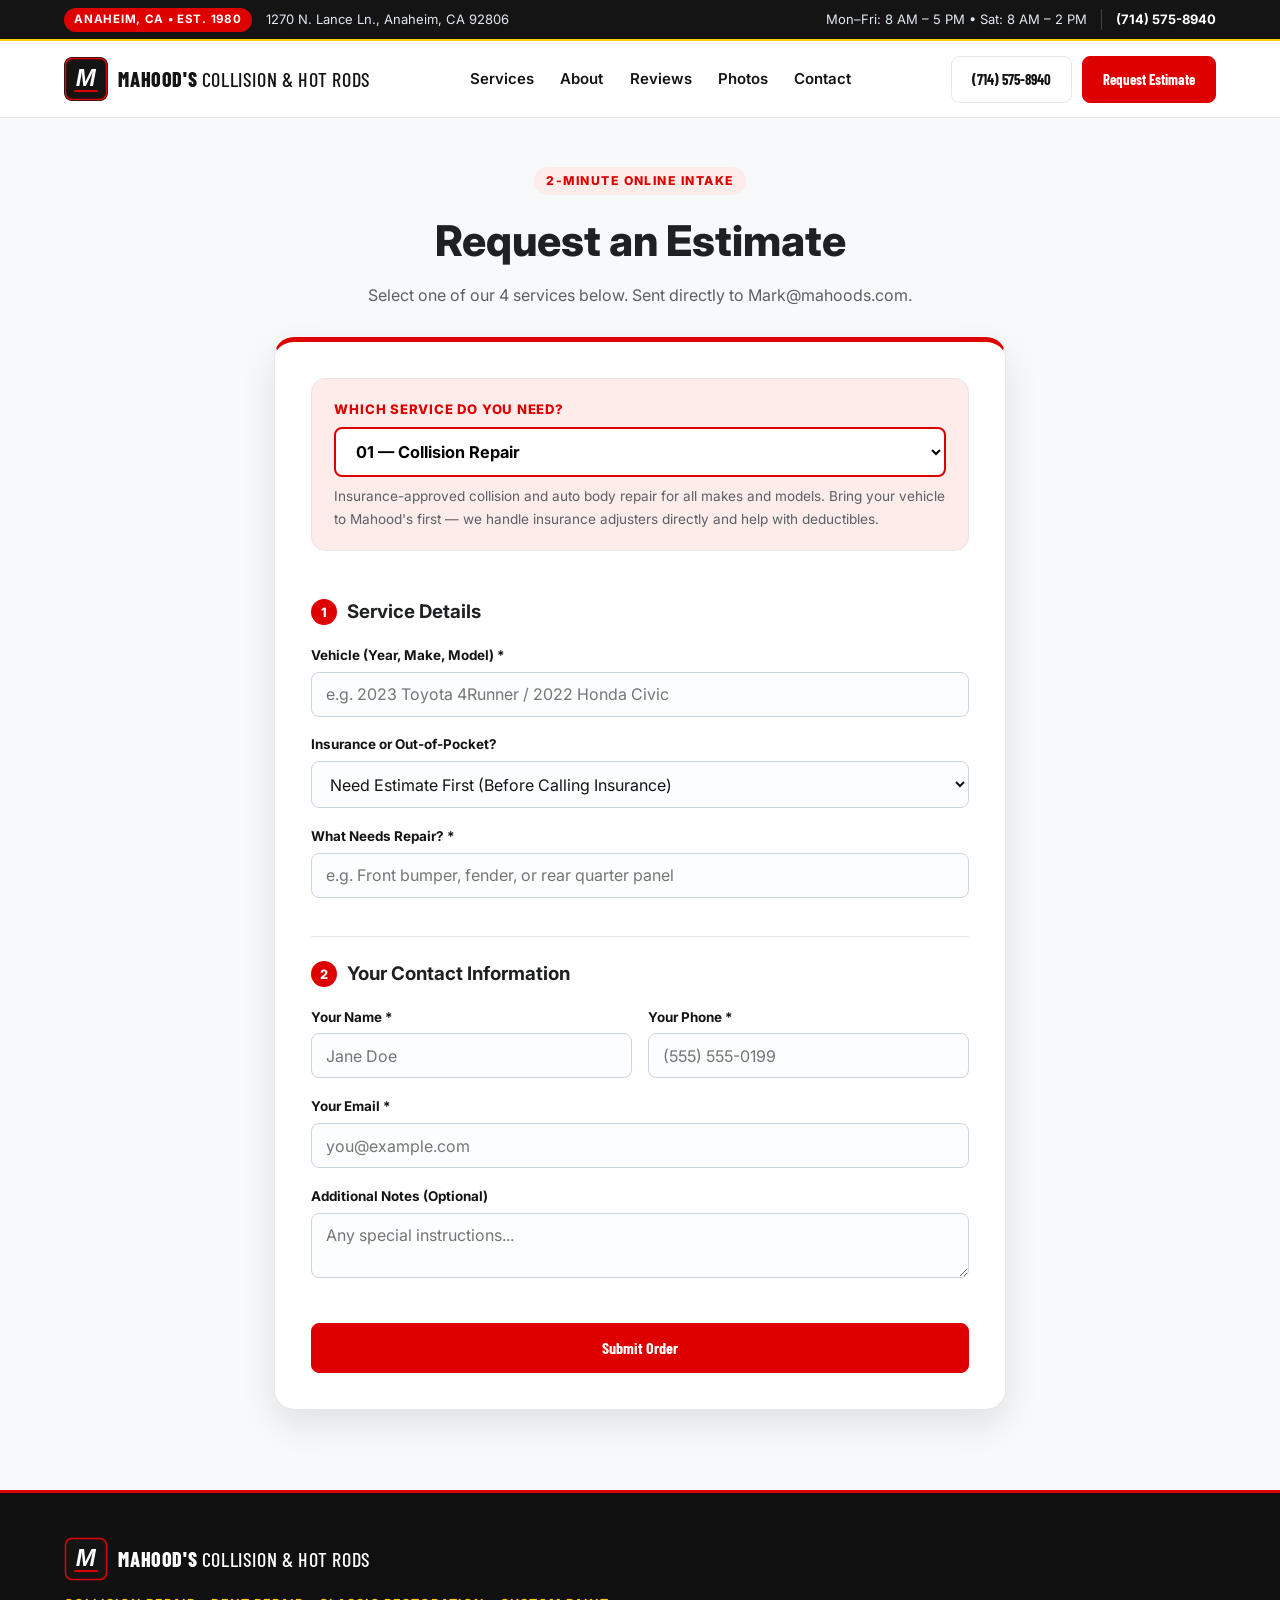
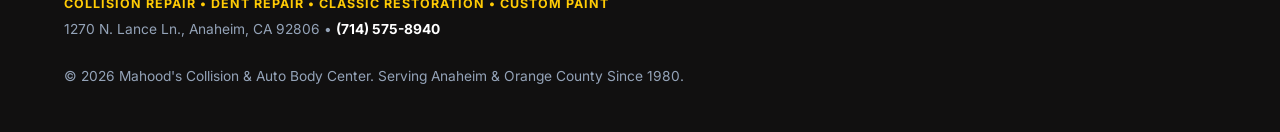
<file: open-order.html>
<!DOCTYPE html>
<html lang="en">
<head>
  <meta charset="UTF-8" />
  <meta name="viewport" content="width=device-width, initial-scale=1.0" />
  <title>Request an Estimate | Mahood&#x27;s Collision &amp; Hot Rods</title>
  <link rel="preconnect" href="https://fonts.googleapis.com" />
  <link rel="preconnect" href="https://fonts.gstatic.com" crossorigin />
  <link href="https://fonts.googleapis.com/css2?family=Barlow+Condensed:ital,wght@0,700;0,800;1,700&family=Inter:wght@400;500;600;700&display=swap" rel="stylesheet" />
  <link rel="stylesheet" href="styles.css" />
</head>
<body>
  <!-- Top Utility Bar -->
  <div class="utility-bar">
    <div class="container utility-inner">
      <div class="utility-left">
        <span class="pill-badge">ANAHEIM, CA • EST. 1980</span>
        <span class="utility-address">1270 N. Lance Ln., Anaheim, CA 92806</span>
      </div>
      <div class="utility-right">
        <span class="utility-hours">Mon–Fri: 8 AM – 5 PM • Sat: 8 AM – 2 PM</span>
        <a href="tel:7145758940" class="utility-phone">(714) 575-8940</a>
      </div>
    </div>
  </div>

  <!-- Sticky Header -->
  <header class="site-header" id="top">
    <div class="container header-inner">
      <a href="index.html" class="brand-logo" aria-label="Mahood&#x27;s Collision &amp; Hot Rods Home">
        <img src="images/logo-mark.svg" alt="Mahood&#x27;s Collision &amp; Hot Rods Logo" class="brand-logo-img" />
        <span class="brand-wordmark"><strong>MAHOOD'S</strong> COLLISION &amp; HOT RODS</span>
      </a>

      <nav class="main-nav" aria-label="Primary Navigation">
        <a href="index.html#services">Services</a>
        <a href="index.html#about">About</a>
        <a href="index.html#reviews">Reviews</a>
        <a href="index.html#gallery">Photos</a>
        <a href="index.html#contact">Contact</a>
      </nav>

      <div class="header-actions">
        
        <a href="tel:7145758940" class="btn btn-ghost"><span>(714) 575-8940</span></a>
        <a href="open-order.html" class="btn btn-primary">Request Estimate</a>
        <button type="button" class="menu-toggle" id="menuToggle" aria-label="Toggle Menu" aria-expanded="false" aria-controls="mobileDrawer">
          <span class="hamburger-bar"></span>
          <span class="hamburger-bar"></span>
          <span class="hamburger-bar"></span>
        </button>
      </div>
    </div>

    <div class="mobile-drawer" id="mobileDrawer" hidden>
      <div class="container mobile-drawer-inner">
        <nav class="mobile-nav" aria-label="Mobile Navigation">
          <a href="index.html#services" class="mobile-link">Services</a>
          <a href="index.html#about" class="mobile-link">About</a>
          <a href="index.html#reviews" class="mobile-link">Reviews</a>
          <a href="index.html#gallery" class="mobile-link">Photos</a>
          <a href="index.html#contact" class="mobile-link">Contact</a>
        </nav>
        <div class="mobile-drawer-cta">
          <a href="open-order.html" class="btn btn-primary btn-block mobile-link">Request Estimate</a>
          <a href="tel:7145758940" class="btn btn-outline btn-block">Call (714) 575-8940</a>
        </div>
      </div>
    </div>
  </header>
  <main class="open-escrow-page">
    <div class="container narrow-container">
      <div style="text-align:center;margin-bottom:1.75rem;">
        <span class="eyebrow">2-Minute Online Intake</span>
        <h1 style="font-size:clamp(2rem,4vw,2.65rem);font-weight:800;margin-bottom:0.4rem;">Request an Estimate</h1>
        <p style="color:var(--brand-muted);">Select one of our 4 services below. Sent directly to Mark@mahoods.com.</p>
      </div>
      <div class="clean-order-card">
        <form id="serviceOrderForm">
          <div class="type-dropdown-banner">
            <label for="txTypeSelect">Which service do you need?</label>
            <select id="txTypeSelect" name="Service_Type">
              <option value="collision-repair">01 — Collision Repair</option>
              <option value="dent-repair">02 — Dent &amp; Fender Repair</option>
              <option value="classic-restoration">03 — Classic Car &amp; Porsche Restoration</option>
              <option value="custom-paint">04 — Custom &amp; Factory Auto Paint</option>
            </select>
            <p id="txTypeHelper" style="font-size:0.85rem;color:var(--brand-muted);margin-top:0.5rem;"></p>
          </div>

          <div class="clean-form-section">
            <div class="clean-section-title">
              <span class="clean-step-num">1</span>
              <h3>Service Details</h3>
            </div>
            <div id="dynamicServiceFieldsMount"></div>
          </div>

          <div class="clean-form-section" style="border-bottom:none;">
            <div class="clean-section-title">
              <span class="clean-step-num">2</span>
              <h3>Your Contact Information</h3>
            </div>
            <div class="form-row">
              <div class="form-group">
                <label for="sub_name">Your Name *</label>
                <input type="text" id="sub_name" name="Submitted_By_Name" required placeholder="Jane Doe" />
              </div>
              <div class="form-group">
                <label for="sub_phone">Your Phone *</label>
                <input type="tel" id="sub_phone" name="Submitted_By_Phone" required placeholder="(555) 555-0199" />
              </div>
            </div>
            <div class="form-group">
              <label for="sub_email">Your Email *</label>
              <input type="email" id="sub_email" name="Submitted_By_Email" required placeholder="you@example.com" />
            </div>
            <div class="form-group">
              <label for="sub_notes">Additional Notes (Optional)</label>
              <textarea id="sub_notes" name="Additional_Notes" rows="2" placeholder="Any special instructions..."></textarea>
            </div>
          </div>

          <button type="submit" class="btn btn-primary btn-block btn-lg" id="orderSubmitBtn">Submit Order</button>
          <div id="orderFormStatus" class="form-status" hidden></div>
        </form>
      </div>
    </div>
  </main>
  <!-- Footer -->
  <footer class="site-footer">
    <div class="container footer-inner">
      <div>
        <a href="index.html" class="brand-logo brand-logo-footer">
          <img src="images/logo-mark.svg" alt="Mahood&#x27;s Collision &amp; Hot Rods Logo" class="brand-logo-img" />
          <span class="brand-wordmark"><strong>MAHOOD'S</strong> COLLISION &amp; HOT RODS</span>
        </a>
        <p style="margin-top:0.4rem;color:var(--brand-accent);font-weight:700;font-size:0.78rem;letter-spacing:0.08em;text-transform:uppercase;">COLLISION REPAIR • DENT REPAIR • CLASSIC RESTORATION • CUSTOM PAINT</p>
        <p style="margin-top:0.25rem;">1270 N. Lance Ln., Anaheim, CA 92806 &bull; <a href="tel:7145758940" style="color:#fff;font-weight:700;">(714) 575-8940</a></p>
      </div>
      <div>
        <p>© 2026 Mahood&#x27;s Collision &amp; Auto Body Center. Serving Anaheim &amp; Orange County Since 1980.</p>
      </div>
    </div>
  </footer>

  <!-- Sticky Mobile Bottom Action Bar -->
  <div class="mobile-action-bar" aria-label="Quick Mobile Actions">
    <a href="tel:7145758940" class="mobile-action-btn mobile-action-call"><span>Call Now</span></a>
    <a href="open-order.html" class="mobile-action-btn mobile-action-primary"><span>Request Estimate</span></a>
  </div>

  <script>
    window.SITE_CONFIG = {"businessName": "Mahood's Collision & Hot Rods", "recipientEmail": "Mark@mahoods.com", "phone": "(714) 575-8940", "orderSchemas": {"collision-repair": {"code": "01", "title": "Collision Repair", "helper": "Insurance-approved collision and auto body repair for all makes and models. Bring your vehicle to Mahood's first \u2014 we handle insurance adjusters directly and help with deductibles.", "fields": [{"name": "Vehicle_Year_Make_Model", "label": "Vehicle (Year, Make, Model)", "required": true, "placeholder": "e.g. 2023 Toyota 4Runner / 2022 Honda Civic"}, {"name": "Payment_Type", "label": "Insurance or Out-of-Pocket?", "type": "select", "options": ["Need Estimate First (Before Calling Insurance)", "Active Insurance Claim", "Out-of-Pocket / Direct Pay"]}, {"name": "Damaged_Areas", "label": "What Needs Repair?", "required": true, "placeholder": "e.g. Front bumper, fender, or rear quarter panel"}]}, "dent-repair": {"code": "02", "title": "Dent & Fender Repair", "helper": "Fast, seamless removal of door dings, creased panels, bumper scuffs, and fender damage with precision factory color matching.", "fields": [{"name": "Vehicle_Year_Make_Model", "label": "Vehicle (Year, Make, Model)", "required": true, "placeholder": "e.g. 2022 Chevy Silverado / BMW 330i"}, {"name": "Dent_Location", "label": "Panel Location & Damage Details", "required": true, "placeholder": "e.g. Driver door crease / rear bumper scrape"}, {"name": "Preferred_Date", "label": "Preferred Estimate Date", "type": "date"}]}, "classic-restoration": {"code": "03", "title": "Classic Car & Porsche Restoration", "helper": "Complete metal straightening, rust repair, panel fitment, and body restoration for classic muscle cars, hot rods, and vintage Porsches.", "fields": [{"name": "Classic_Vehicle", "label": "Classic Vehicle (Year, Make, Model)", "required": true, "placeholder": "e.g. 1955 Chevy Bel Air / 1973 Porsche 911"}, {"name": "Current_Condition", "label": "Current Body Condition", "type": "select", "options": ["Complete Running Car", "Partially Stripped / In Primer", "Bare Metal Shell", "Needs Rust & Panel Fabrication"]}, {"name": "Restoration_Goals", "label": "Project Goals", "required": true, "placeholder": "Tell us what bodywork or restoration your classic needs..."}]}, "custom-paint": {"code": "04", "title": "Custom & Factory Auto Paint", "helper": "From computerized factory color matching to AMBR award-winning show paint, multi-stage clear coat, wet sanding, and mirror buffing.", "fields": [{"name": "Vehicle_Year_Make_Model", "label": "Vehicle (Year, Make, Model)", "required": true, "placeholder": "e.g. 1968 Dodge Charger / 1969 Camaro"}, {"name": "Paint_Scope", "label": "Paint Scope", "type": "select", "options": ["Full Exterior Repaint", "Show-Car Custom Paint & Color Sanding", "Single Panel / Bumper Factory Color Match"]}, {"name": "Desired_Color", "label": "Desired Color / Finish", "required": true, "placeholder": "e.g. Gloss Black, Signal Orange, or Factory Match"}]}}};
  </script>
  <script src="site-widgets.js"></script>
</body>
</html>
</file>
<file: styles.css>
/* ==========================================================================
   Universal Business Template Design System (styles.css)
   Supports 3 Business Archetypes & 7 Modular Components:
   - Archetypes: brick-and-mortar | service-location | service-mobile
   - Fonts: industrial (Barlow Condensed + Inter) | editorial (Cormorant + Plus Jakarta) | modern (Plus Jakarta Sans)
   - Modules: Services Grid, Dedicated Service Pages, Interactive Before/After Sliders,
     Filterable Lightbox Photo Gallery, Google Reviews, Product/Package Storefront & Cart Drawer,
     General Contact Form, and Dedicated Dynamic Service Order Form Page (open-order.html).
   ========================================================================== */

:root {
  --brand-primary: #1B7A8C;
  --brand-primary-hover: #146170;
  --brand-primary-soft: #EDF8FA;
  --brand-accent: #B89B5E;
  --brand-accent-soft: #F5F1E6;
  --brand-dark: #1E2022;
  --brand-surface-dark: #151719;
  --brand-text: #1E2022;
  --brand-muted: #5A6065;
  --brand-bg: #FFFFFF;
  --brand-bg-alt: #F8F9FA;
  --brand-border: #E5E7EB;
  --brand-gold: #F59E0B;
  --font-display: 'Plus Jakarta Sans', -apple-system, BlinkMacSystemFont, sans-serif;
  --font-sans: 'Plus Jakarta Sans', -apple-system, BlinkMacSystemFont, sans-serif;
  --font-serif: 'Cormorant Garamond', Georgia, serif;
  --radius-sm: 8px;
  --radius-md: 14px;
  --radius-lg: 20px;
  --shadow-xs: 0 1px 3px rgba(15, 23, 42, 0.05);
  --shadow-sm: 0 4px 14px rgba(15, 23, 42, 0.07);
  --shadow-md: 0 14px 34px rgba(15, 23, 42, 0.1);
  --shadow-lg: 0 24px 52px rgba(15, 23, 42, 0.16);
}

*, *::before, *::after {
  box-sizing: border-box;
  margin: 0;
  padding: 0;
}

html {
  scroll-behavior: smooth;
  scroll-padding-top: 84px;
}

body {
  font-family: var(--font-sans);
  color: var(--brand-text);
  background-color: var(--brand-bg);
  line-height: 1.65;
  -webkit-font-smoothing: antialiased;
  overflow-x: hidden;
}

img {
  max-width: 100%;
  display: block;
}

a {
  color: inherit;
  text-decoration: none;
}

.container {
  width: 100%;
  max-width: 1200px;
  margin: 0 auto;
  padding: 0 1.5rem;
}

.sr-only {
  position: absolute;
  width: 1px;
  height: 1px;
  padding: 0;
  margin: -1px;
  overflow: hidden;
  clip: rect(0, 0, 0, 0);
  white-space: nowrap;
  border: 0;
}

/* ==========================================================================
   1. Top Utility Bar (Adapts to Physical Address vs. Service Area Coverage)
   ========================================================================== */
.utility-bar {
  background-color: var(--brand-dark);
  color: #E2E8F0;
  font-size: 0.8125rem;
  border-bottom: 2px solid var(--brand-accent);
  padding: 0.48rem 0;
}

.utility-inner {
  display: flex;
  justify-content: space-between;
  align-items: center;
  flex-wrap: nowrap;
  white-space: nowrap;
  overflow: hidden;
  gap: 1rem;
}

.utility-left, .utility-right {
  display: flex;
  align-items: center;
  gap: 0.9rem;
}

.pill-badge {
  background-color: var(--brand-primary);
  color: #FFFFFF;
  font-weight: 700;
  font-size: 0.72rem;
  letter-spacing: 0.06em;
  text-transform: uppercase;
  padding: 0.16rem 0.65rem;
  border-radius: 999px;
}

.utility-phone {
  color: #FFFFFF;
  font-weight: 700;
  padding-left: 0.85rem;
  border-left: 1px solid rgba(255, 255, 255, 0.2);
}

.utility-phone:hover {
  color: var(--brand-accent);
}

/* ==========================================================================
   2. Sticky Header & Mobile Drawer
   ========================================================================== */
.site-header {
  position: sticky;
  top: 0;
  z-index: 200;
  background-color: rgba(255, 255, 255, 0.95);
  backdrop-filter: blur(12px);
  -webkit-backdrop-filter: blur(12px);
  border-bottom: 1px solid var(--brand-border);
}

.header-inner {
  display: flex;
  align-items: center;
  justify-content: space-between;
  height: 76px;
  gap: 1.25rem;
  flex-wrap: nowrap;
}

.brand-logo {
  display: inline-flex;
  align-items: center;
  gap: 0.65rem;
  flex-shrink: 0;
  white-space: nowrap;
}

.brand-logo-img {
  height: 44px;
  width: auto;
  border-radius: 6px;
  object-fit: contain;
  flex-shrink: 0;
}

.brand-wordmark {
  font-family: var(--font-display);
  font-size: 1.25rem;
  font-weight: 500;
  letter-spacing: 0.03em;
  color: var(--brand-dark);
  line-height: 1;
  white-space: nowrap;
}

.brand-wordmark strong {
  font-weight: 800;
}

.main-nav {
  display: flex;
  align-items: center;
  gap: 1.65rem;
  flex-wrap: nowrap;
  white-space: nowrap;
}

.main-nav a {
  font-size: 0.9375rem;
  font-weight: 600;
  color: var(--brand-dark);
  transition: color 0.16s ease;
}

.main-nav a:hover {
  color: var(--brand-primary);
}

.header-actions {
  display: flex;
  align-items: center;
  gap: 0.65rem;
}

.cart-trigger-btn {
  position: relative;
  display: inline-flex;
  align-items: center;
  gap: 0.45rem;
  background-color: var(--brand-bg-alt);
  border: 1.5px solid var(--brand-border);
  color: var(--brand-dark);
  font-family: var(--font-sans);
  font-weight: 700;
  font-size: 0.88rem;
  padding: 0.55rem 0.95rem;
  border-radius: var(--radius-sm);
  cursor: pointer;
}

.cart-count-badge {
  background-color: var(--brand-primary);
  color: #FFFFFF;
  font-size: 0.74rem;
  font-weight: 800;
  min-width: 20px;
  height: 20px;
  border-radius: 999px;
  display: inline-flex;
  align-items: center;
  justify-content: center;
  padding: 0 0.35rem;
}

.menu-toggle {
  display: none;
  flex-direction: column;
  justify-content: center;
  align-items: center;
  gap: 5px;
  width: 44px;
  height: 44px;
  background: var(--brand-bg-alt);
  border: 1px solid var(--brand-border);
  border-radius: var(--radius-sm);
  cursor: pointer;
}

.hamburger-bar {
  width: 20px;
  height: 2px;
  background-color: var(--brand-dark);
  border-radius: 2px;
  transition: transform 0.22s ease, opacity 0.22s ease;
}

.menu-toggle.is-active .hamburger-bar:nth-child(1) {
  transform: translateY(7px) rotate(45deg);
}
.menu-toggle.is-active .hamburger-bar:nth-child(2) {
  opacity: 0;
}
.menu-toggle.is-active .hamburger-bar:nth-child(3) {
  transform: translateY(-7px) rotate(-45deg);
}

.mobile-drawer {
  background-color: #FFFFFF;
  border-bottom: 2px solid var(--brand-primary);
  box-shadow: var(--shadow-lg);
}

.mobile-drawer-inner {
  padding: 1rem 1.5rem 1.5rem;
}

.mobile-nav {
  display: flex;
  flex-direction: column;
  margin-bottom: 1.15rem;
}

.mobile-nav a {
  font-size: 1.02rem;
  font-weight: 700;
  color: var(--brand-dark);
  padding: 0.8rem 0.2rem;
  border-bottom: 1px solid var(--brand-border);
}

.mobile-drawer-cta {
  display: grid;
  gap: 0.65rem;
}

/* ==========================================================================
   3. Buttons
   ========================================================================== */
.btn {
  display: inline-flex;
  align-items: center;
  justify-content: center;
  gap: 0.5rem;
  font-family: var(--font-display);
  font-weight: 700;
  font-size: 0.92rem;
  padding: 0.65rem 1.25rem;
  border-radius: var(--radius-sm);
  border: 1.5px solid transparent;
  cursor: pointer;
  transition: all 0.18s ease;
  white-space: nowrap;
}

.btn-lg {
  font-size: 1rem;
  padding: 0.88rem 1.65rem;
}

.btn-sm {
  font-size: 0.82rem;
  padding: 0.45rem 0.95rem;
}

.btn-block {
  width: 100%;
}

.btn-primary {
  background-color: var(--brand-primary);
  color: #FFFFFF;
  border-color: var(--brand-primary);
}

.btn-primary:hover {
  background-color: var(--brand-primary-hover);
  border-color: var(--brand-primary-hover);
  transform: translateY(-1px);
}

.btn-outline {
  background-color: #FFFFFF;
  color: var(--brand-dark);
  border-color: var(--brand-border);
}

.btn-outline:hover {
  border-color: var(--brand-primary);
  color: var(--brand-primary);
}

.btn-ghost {
  background-color: transparent;
  color: var(--brand-dark);
  border-color: var(--brand-border);
}

.btn-light {
  background-color: rgba(255, 255, 255, 0.14);
  color: #FFFFFF;
  border-color: rgba(255, 255, 255, 0.35);
}

.btn-light:hover {
  background-color: #FFFFFF;
  color: var(--brand-dark);
}

/* ==========================================================================
   4. Hero & Metrics Strip (Adapts to Brick-and-Mortar, Office, or Mobile Service)
   ========================================================================== */
.hero {
  background: radial-gradient(circle at 85% 15%, var(--brand-primary-soft) 0%, transparent 50%),
              var(--brand-bg-alt);
  padding: 4.25rem 0 4.75rem;
  border-bottom: 1px solid var(--brand-border);
}

.hero-grid {
  display: grid;
  grid-template-columns: 1.1fr 0.9fr;
  gap: 3.25rem;
  align-items: center;
}

.trust-badge {
  display: inline-flex;
  align-items: center;
  flex-wrap: wrap;
  gap: 0.45rem;
  background-color: #FFFFFF;
  border: 1px solid var(--brand-border);
  box-shadow: var(--shadow-xs);
  padding: 0.38rem 0.9rem;
  border-radius: 999px;
  font-size: 0.82rem;
  font-weight: 600;
  margin-bottom: 1.25rem;
}

.stars {
  color: var(--brand-gold);
  letter-spacing: 0.05em;
}

.hero h1 {
  font-family: var(--font-display);
  font-size: clamp(2.2rem, 4.3vw, 3.45rem);
  font-weight: 800;
  color: var(--brand-dark);
  line-height: 1.1;
  letter-spacing: -0.02em;
  margin-bottom: 1.15rem;
}

.hero-highlight {
  color: var(--brand-primary);
}

.hero-lead {
  font-size: 1.06rem;
  color: var(--brand-muted);
  max-width: 580px;
  margin-bottom: 1.85rem;
}

.hero-cta-group {
  display: flex;
  flex-wrap: wrap;
  gap: 0.85rem;
  margin-bottom: 1.85rem;
}

/* Service Area Zip/City Pills for Mobile Service Businesses (No storefront) */
.service-area-pills {
  display: flex;
  flex-wrap: wrap;
  align-items: center;
  gap: 0.45rem;
  padding-top: 1.25rem;
  border-top: 1px solid var(--brand-border);
}

.service-area-label {
  font-size: 0.78rem;
  font-weight: 800;
  text-transform: uppercase;
  letter-spacing: 0.08em;
  color: var(--brand-primary);
  margin-right: 0.35rem;
}

.area-pill {
  font-size: 0.78rem;
  font-weight: 600;
  background-color: #FFFFFF;
  border: 1px solid var(--brand-border);
  padding: 0.22rem 0.65rem;
  border-radius: 999px;
  color: var(--brand-dark);
}

.hero-visual-card {
  background-color: #FFFFFF;
  border: 1px solid var(--brand-border);
  border-radius: var(--radius-lg);
  overflow: hidden;
  box-shadow: var(--shadow-lg);
}

.hero-visual-card img {
  width: 100%;
  max-height: 420px;
  object-fit: cover;
}

.hero-visual-card.sign-showcase {
  padding: 1.25rem;
  border: 6px solid var(--brand-dark);
}

.hero-visual-card.sign-showcase img {
  object-fit: contain;
}

.hero-card-caption {
  padding: 1.1rem 1.35rem;
  background-color: var(--brand-dark);
  color: #FFFFFF;
  display: flex;
  justify-content: space-between;
  align-items: center;
  flex-wrap: wrap;
  gap: 0.5rem;
  font-size: 0.85rem;
}

.metrics-strip {
  background-color: var(--brand-dark);
  color: #FFFFFF;
  padding: 1.65rem 0;
  border-bottom: 3px solid var(--brand-primary);
}

.metrics-grid {
  display: grid;
  grid-template-columns: repeat(auto-fit, minmax(210px, 1fr));
  gap: 1.5rem;
}

.metric-item {
  border-left: 2px solid var(--brand-accent);
  padding-left: 1rem;
}

.metric-item strong {
  display: block;
  font-family: var(--font-display);
  font-size: 1.25rem;
  font-weight: 800;
  color: #FFFFFF;
}

.metric-item span {
  font-size: 0.82rem;
  color: #CBD5E1;
}

/* ==========================================================================
   5. Shared Section Headers
   ========================================================================== */
.section {
  padding: 5rem 0;
}

.section-alt {
  background-color: var(--brand-bg-alt);
  border-top: 1px solid var(--brand-border);
  border-bottom: 1px solid var(--brand-border);
}

.section-heading {
  text-align: center;
  max-width: 680px;
  margin: 0 auto 3rem;
}

.eyebrow {
  display: inline-block;
  font-size: 0.76rem;
  font-weight: 800;
  text-transform: uppercase;
  letter-spacing: 0.12em;
  color: var(--brand-primary);
  background-color: var(--brand-primary-soft);
  padding: 0.25rem 0.75rem;
  border-radius: 999px;
  margin-bottom: 0.65rem;
}

.section-heading h2 {
  font-family: var(--font-display);
  font-size: clamp(1.75rem, 3vw, 2.4rem);
  font-weight: 800;
  color: var(--brand-dark);
  line-height: 1.18;
  margin-bottom: 0.65rem;
}

.section-heading p {
  color: var(--brand-muted);
  font-size: 1rem;
}

/* ==========================================================================
   6. Module: Services Grid & Simplified Individual Service Pages
   ========================================================================== */
.services-grid {
  display: grid;
  grid-template-columns: repeat(auto-fit, minmax(320px, 1fr));
  gap: 1.5rem;
}

.service-card {
  background-color: #FFFFFF;
  border: 1px solid var(--brand-border);
  border-top: 4px solid var(--brand-primary);
  border-radius: var(--radius-md);
  padding: 1.85rem 1.65rem;
  display: flex;
  flex-direction: column;
  box-shadow: var(--shadow-xs);
  transition: transform 0.2s ease, box-shadow 0.2s ease;
}

.service-card:hover {
  transform: translateY(-4px);
  box-shadow: var(--shadow-md);
}

.service-card-top {
  display: flex;
  justify-content: space-between;
  align-items: center;
  margin-bottom: 1rem;
}

.service-num-badge {
  font-size: 0.76rem;
  font-weight: 800;
  letter-spacing: 0.08em;
  background-color: var(--brand-primary-soft);
  color: var(--brand-primary);
  padding: 0.22rem 0.65rem;
  border-radius: 999px;
}

.service-price-tag {
  font-size: 0.85rem;
  font-weight: 800;
  color: var(--brand-dark);
}

.service-card h3 {
  font-family: var(--font-display);
  font-size: 1.2rem;
  font-weight: 800;
  color: var(--brand-dark);
  margin-bottom: 0.5rem;
}

.service-card p {
  font-size: 0.93rem;
  color: var(--brand-muted);
}

.service-card-actions {
  margin-top: auto;
  padding-top: 1.15rem;
}

.service-link {
  font-size: 0.88rem;
  font-weight: 700;
  color: var(--brand-primary);
}

.service-link:hover {
  text-decoration: underline;
}

/* ==========================================================================
   7. Module: Interactive Before & After Image Comparison Sliders
   ========================================================================== */
.ba-grid {
  display: grid;
  grid-template-columns: repeat(auto-fit, minmax(360px, 1fr));
  gap: 2rem;
}

.ba-card {
  background-color: #FFFFFF;
  border: 1px solid var(--brand-border);
  border-radius: var(--radius-md);
  overflow: hidden;
  box-shadow: var(--shadow-sm);
}

.ba-viewport {
  position: relative;
  width: 100%;
  aspect-ratio: 16 / 10;
  overflow: hidden;
  user-select: none;
  background-color: var(--brand-dark);
  --pos: 50%;
}

.ba-img {
  position: absolute;
  inset: 0;
  width: 100%;
  height: 100%;
  object-fit: cover;
}

.ba-before-layer {
  position: absolute;
  inset: 0;
  clip-path: inset(0 calc(100% - var(--pos)) 0 0);
}

.ba-tag {
  position: absolute;
  top: 12px;
  z-index: 4;
  background-color: rgba(15, 23, 42, 0.82);
  color: #FFFFFF;
  font-size: 0.72rem;
  font-weight: 800;
  text-transform: uppercase;
  letter-spacing: 0.08em;
  padding: 0.25rem 0.65rem;
  border-radius: 4px;
  pointer-events: none;
}

.ba-tag-before { left: 12px; }
.ba-tag-after { right: 12px; background-color: var(--brand-primary); }

.ba-divider {
  position: absolute;
  top: 0;
  bottom: 0;
  left: var(--pos);
  width: 3px;
  background-color: #FFFFFF;
  transform: translateX(-50%);
  z-index: 5;
  pointer-events: none;
  box-shadow: 0 0 10px rgba(0,0,0,0.45);
}

.ba-handle {
  position: absolute;
  top: 50%;
  left: 50%;
  transform: translate(-50%, -50%);
  width: 40px;
  height: 40px;
  border-radius: 50%;
  background-color: #FFFFFF;
  color: var(--brand-dark);
  border: 2px solid var(--brand-primary);
  display: flex;
  align-items: center;
  justify-content: center;
  font-weight: 800;
  font-size: 0.85rem;
  box-shadow: var(--shadow-md);
}

.ba-range-input {
  position: absolute;
  inset: 0;
  width: 100%;
  height: 100%;
  opacity: 0;
  cursor: ew-resize;
  z-index: 6;
}

.ba-caption {
  padding: 1.15rem 1.35rem;
}

.ba-caption h3 {
  font-size: 1.05rem;
  font-weight: 800;
  color: var(--brand-dark);
  margin-bottom: 0.25rem;
}

.ba-caption p {
  font-size: 0.88rem;
  color: var(--brand-muted);
}

/* ==========================================================================
   8. Module: Products / Packages Storefront & Slide-Over Checkout Cart
   ========================================================================== */
.products-grid {
  display: grid;
  grid-template-columns: repeat(auto-fit, minmax(280px, 1fr));
  gap: 1.5rem;
}

.product-card {
  background-color: #FFFFFF;
  border: 1px solid var(--brand-border);
  border-radius: var(--radius-md);
  overflow: hidden;
  display: flex;
  flex-direction: column;
  box-shadow: var(--shadow-xs);
  transition: transform 0.2s ease, box-shadow 0.2s ease;
}

.product-card:hover {
  transform: translateY(-4px);
  box-shadow: var(--shadow-md);
}

.product-img-wrap {
  aspect-ratio: 16 / 10;
  background-color: var(--brand-bg-alt);
  overflow: hidden;
  position: relative;
}

.product-img-wrap img {
  width: 100%;
  height: 100%;
  object-fit: cover;
}

.product-badge {
  position: absolute;
  top: 12px;
  left: 12px;
  background-color: var(--brand-primary);
  color: #FFFFFF;
  font-size: 0.72rem;
  font-weight: 800;
  text-transform: uppercase;
  padding: 0.2rem 0.6rem;
  border-radius: 4px;
}

.product-body {
  padding: 1.5rem;
  display: flex;
  flex-direction: column;
  flex: 1;
}

.product-top {
  display: flex;
  justify-content: space-between;
  align-items: flex-start;
  gap: 0.75rem;
  margin-bottom: 0.5rem;
}

.product-top h3 {
  font-size: 1.12rem;
  font-weight: 800;
  color: var(--brand-dark);
}

.product-price {
  font-size: 1.15rem;
  font-weight: 800;
  color: var(--brand-primary);
  white-space: nowrap;
}

.product-desc {
  font-size: 0.9rem;
  color: var(--brand-muted);
  margin-bottom: 1.25rem;
}

.product-features {
  list-style: none;
  margin-bottom: 1.35rem;
  display: flex;
  flex-direction: column;
  gap: 0.35rem;
}

.product-features li {
  font-size: 0.84rem;
  color: var(--brand-dark);
  display: flex;
  align-items: center;
  gap: 0.45rem;
}

.product-features li::before {
  content: '✓';
  color: var(--brand-primary);
  font-weight: 800;
}

.product-actions {
  margin-top: auto;
}

/* Cart Slide-Over Drawer */
.cart-backdrop {
  position: fixed;
  inset: 0;
  background-color: rgba(15, 23, 42, 0.55);
  z-index: 400;
}

.cart-drawer {
  position: fixed;
  top: 0;
  right: 0;
  bottom: 0;
  width: 100%;
  max-width: 430px;
  background-color: #FFFFFF;
  z-index: 410;
  box-shadow: var(--shadow-lg);
  display: flex;
  flex-direction: column;
}

.cart-drawer[hidden], .cart-backdrop[hidden] {
  display: none;
}

.cart-header {
  padding: 1.25rem 1.5rem;
  border-bottom: 1px solid var(--brand-border);
  display: flex;
  justify-content: space-between;
  align-items: center;
}

.cart-header h3 {
  font-size: 1.15rem;
  font-weight: 800;
}

.cart-close-btn {
  background: none;
  border: none;
  font-size: 1.5rem;
  cursor: pointer;
  color: var(--brand-muted);
}

.cart-body {
  padding: 1.25rem 1.5rem;
  overflow-y: auto;
  flex: 1;
}

.cart-item-row {
  display: flex;
  justify-content: space-between;
  align-items: center;
  padding: 0.75rem 0;
  border-bottom: 1px solid var(--brand-border);
  gap: 0.75rem;
}

.cart-item-title {
  font-weight: 700;
  font-size: 0.92rem;
}

.cart-item-meta {
  font-size: 0.82rem;
  color: var(--brand-muted);
}

.cart-qty-controls {
  display: inline-flex;
  align-items: center;
  gap: 0.4rem;
}

.cart-qty-btn {
  width: 26px;
  height: 26px;
  border-radius: 4px;
  border: 1px solid var(--brand-border);
  background: var(--brand-bg-alt);
  cursor: pointer;
  font-weight: 700;
}

.cart-total-bar {
  display: flex;
  justify-content: space-between;
  align-items: center;
  padding: 1rem 0;
  font-size: 1.1rem;
  font-weight: 800;
  border-top: 2px solid var(--brand-dark);
  margin-top: 0.75rem;
}

/* ==========================================================================
   9. Module: Filterable Photo Gallery & Lightbox Modal
   ========================================================================== */
.gallery-filters {
  display: flex;
  justify-content: center;
  flex-wrap: wrap;
  gap: 0.5rem;
  margin-bottom: 2rem;
}

.filter-pill-btn {
  background-color: #FFFFFF;
  border: 1px solid var(--brand-border);
  color: var(--brand-dark);
  font-family: var(--font-sans);
  font-size: 0.85rem;
  font-weight: 700;
  padding: 0.45rem 1rem;
  border-radius: 999px;
  cursor: pointer;
  transition: all 0.15s ease;
}

.filter-pill-btn.active,
.filter-pill-btn:hover {
  background-color: var(--brand-primary);
  color: #FFFFFF;
  border-color: var(--brand-primary);
}

.gallery-grid {
  display: grid;
  grid-template-columns: repeat(auto-fit, minmax(300px, 1fr));
  gap: 1.25rem;
}

.gallery-card {
  border-radius: var(--radius-md);
  overflow: hidden;
  border: 1px solid var(--brand-border);
  background-color: #FFFFFF;
  box-shadow: var(--shadow-xs);
  cursor: pointer;
}

.gallery-card img {
  width: 100%;
  height: 250px;
  object-fit: cover;
  transition: transform 0.35s ease;
}

.gallery-card:hover img {
  transform: scale(1.04);
}

.gallery-card figcaption {
  padding: 0.85rem 1.1rem;
  font-size: 0.86rem;
  font-weight: 600;
  color: var(--brand-dark);
}

.lightbox-modal {
  position: fixed;
  inset: 0;
  background-color: rgba(15, 23, 42, 0.9);
  z-index: 500;
  display: flex;
  flex-direction: column;
  align-items: center;
  justify-content: center;
  padding: 1.5rem;
}

.lightbox-modal[hidden] {
  display: none;
}

.lightbox-modal img {
  max-width: min(1000px, 94vw);
  max-height: 78vh;
  border-radius: var(--radius-sm);
  object-fit: contain;
}

.lightbox-caption {
  color: #FFFFFF;
  margin-top: 0.85rem;
  font-size: 0.95rem;
  font-weight: 600;
}

.lightbox-close {
  position: absolute;
  top: 20px;
  right: 24px;
  background: rgba(255, 255, 255, 0.15);
  color: #FFFFFF;
  border: none;
  width: 42px;
  height: 42px;
  border-radius: 50%;
  font-size: 1.5rem;
  cursor: pointer;
}

/* ==========================================================================
   10. Module: Google Reviews Section
   ========================================================================== */
.reviews-section {
  background-color: var(--brand-surface-dark);
  color: #FFFFFF;
}

.reviews-section .eyebrow {
  background-color: rgba(255, 255, 255, 0.12);
  color: #FFFFFF;
}

.reviews-section h2 {
  color: #FFFFFF;
  margin-bottom: 0;
}

.reviews-top {
  display: flex;
  justify-content: space-between;
  align-items: flex-end;
  flex-wrap: wrap;
  gap: 1.5rem;
  margin-bottom: 2.5rem;
}

.google-badge-card {
  display: flex;
  align-items: center;
  gap: 1rem;
  background-color: rgba(255, 255, 255, 0.07);
  border: 1px solid rgba(255, 255, 255, 0.16);
  padding: 0.85rem 1.25rem;
  border-radius: var(--radius-md);
  flex-wrap: wrap;
}

.google-score {
  font-size: 2.25rem;
  font-weight: 800;
  color: var(--brand-gold);
  line-height: 1;
}

.reviews-grid {
  display: grid;
  grid-template-columns: repeat(auto-fit, minmax(310px, 1fr));
  gap: 1.35rem;
}

.review-card {
  background-color: rgba(255, 255, 255, 0.05);
  border: 1px solid rgba(255, 255, 255, 0.1);
  border-radius: var(--radius-md);
  padding: 1.65rem;
}

.review-meta {
  display: flex;
  align-items: center;
  gap: 0.8rem;
  margin-bottom: 0.9rem;
  padding-bottom: 0.8rem;
  border-bottom: 1px solid rgba(255, 255, 255, 0.08);
}

.reviewer-avatar {
  width: 40px;
  height: 40px;
  border-radius: 50%;
  background-color: var(--brand-primary);
  color: #FFFFFF;
  font-weight: 800;
  font-size: 0.85rem;
  display: flex;
  align-items: center;
  justify-content: center;
}

.review-meta h3 {
  font-size: 0.95rem;
  color: #FFFFFF;
}

.review-meta span {
  font-size: 0.76rem;
  color: #94A3B8;
}

.review-stars {
  margin-left: auto;
  color: var(--brand-gold);
}

.review-text {
  font-size: 0.91rem;
  color: #E2E8F0;
}

/* ==========================================================================
   11. Module: Contact, Location / Service Area, & Dedicated Order Page
   ========================================================================== */
.contact-grid {
  display: grid;
  grid-template-columns: 0.92fr 1.08fr;
  gap: 3rem;
  align-items: start;
}

.contact-cards {
  display: flex;
  flex-direction: column;
  gap: 1rem;
  margin-top: 1.5rem;
}

.contact-card {
  background-color: #FFFFFF;
  border: 1px solid var(--brand-border);
  border-left: 4px solid var(--brand-primary);
  border-radius: var(--radius-md);
  padding: 1.25rem;
}

.contact-card h3 {
  font-size: 0.98rem;
  font-weight: 800;
  margin-bottom: 0.25rem;
}

.contact-card p {
  font-size: 0.9rem;
  color: var(--brand-muted);
}

.form-panel,
.clean-order-card,
.simple-service-card {
  background-color: #FFFFFF;
  border: 1px solid var(--brand-border);
  border-top: 5px solid var(--brand-primary);
  border-radius: var(--radius-lg);
  padding: 2.25rem;
  box-shadow: var(--shadow-md);
}

.form-row {
  display: grid;
  grid-template-columns: 1fr 1fr;
  gap: 1rem;
}

.form-group {
  margin-bottom: 1.05rem;
}

.form-group label {
  display: block;
  font-size: 0.84rem;
  font-weight: 700;
  color: var(--brand-dark);
  margin-bottom: 0.35rem;
}

.form-group input,
.form-group select,
.form-group textarea {
  width: 100%;
  font-family: var(--font-sans);
  font-size: 1rem; /* Prevents iOS zoom */
  padding: 0.72rem 0.9rem;
  border: 1.5px solid #CBD5E1;
  border-radius: var(--radius-sm);
  background-color: #FCFDFE;
  color: var(--brand-dark);
}

.form-group input:focus,
.form-group select:focus,
.form-group textarea:focus {
  outline: none;
  border-color: var(--brand-primary);
  background-color: #FFFFFF;
  box-shadow: 0 0 0 3px var(--brand-primary-soft);
}

.form-status {
  margin-top: 1rem;
  padding: 0.95rem 1rem;
  border-radius: var(--radius-sm);
  font-size: 0.9rem;
}

.form-status.success {
  background-color: #F0FDF4;
  border: 1px solid #16A34A;
  color: #14532D;
}

/* Simplified Service Detail Page & Open Order Page */
.simple-service-page,
.open-escrow-page {
  background-color: var(--brand-bg-alt);
  padding: 3rem 0 5rem;
  min-height: calc(100vh - 200px);
}

.narrow-container {
  max-width: 780px;
}

.simple-service-topbar {
  display: flex;
  justify-content: space-between;
  align-items: center;
  flex-wrap: wrap;
  gap: 1rem;
  margin-bottom: 1.35rem;
}

.type-dropdown-banner {
  background-color: var(--brand-primary-soft);
  border: 1px solid var(--brand-border);
  border-radius: var(--radius-md);
  padding: 1.25rem 1.4rem;
  margin-bottom: 1.5rem;
}

.type-dropdown-banner label {
  display: block;
  font-size: 0.82rem;
  font-weight: 800;
  text-transform: uppercase;
  letter-spacing: 0.06em;
  color: var(--brand-primary);
  margin-bottom: 0.45rem;
}

.type-dropdown-banner select {
  width: 100%;
  font-family: var(--font-sans);
  font-size: 1.02rem;
  font-weight: 700;
  padding: 0.75rem 0.95rem;
  border: 2px solid var(--brand-primary);
  border-radius: var(--radius-sm);
  background-color: #FFFFFF;
}

.clean-form-section {
  padding: 1.35rem 0;
  border-bottom: 1px solid var(--brand-border);
}

.clean-section-title {
  display: flex;
  align-items: center;
  gap: 0.6rem;
  margin-bottom: 1rem;
}

.clean-step-num {
  width: 26px;
  height: 26px;
  border-radius: 50%;
  background-color: var(--brand-primary);
  color: #FFFFFF;
  font-size: 0.8rem;
  font-weight: 800;
  display: inline-flex;
  align-items: center;
  justify-content: center;
}

.simple-essentials-box {
  background-color: var(--brand-bg-alt);
  border: 1px solid var(--brand-border);
  border-radius: var(--radius-md);
  padding: 1.35rem 1.5rem;
  margin: 1.5rem 0 1.85rem;
}

.simple-essentials-list {
  list-style: none;
  display: grid;
  grid-template-columns: 1fr 1fr;
  gap: 0.65rem 1.15rem;
  margin-top: 0.75rem;
}

.simple-essentials-list li {
  font-size: 0.92rem;
  font-weight: 600;
  display: flex;
  align-items: center;
  gap: 0.5rem;
}

.simple-essentials-list li::before {
  content: '✓';
  color: var(--brand-primary);
  font-weight: 800;
}

/* ==========================================================================
   12. Footer & Sticky Mobile Bottom Bar
   ========================================================================== */
.site-footer {
  background-color: var(--brand-surface-dark);
  color: #94A3B8;
  border-top: 3px solid var(--brand-primary);
  padding: 2.75rem 0;
  font-size: 0.86rem;
}

.footer-inner {
  display: flex;
  justify-content: space-between;
  align-items: center;
  flex-wrap: wrap;
  gap: 1.5rem;
}

.brand-logo-footer .brand-wordmark {
  color: #FFFFFF;
}

.mobile-action-bar {
  display: none;
}

@media (max-width: 860px) {
  .main-nav,
  .header-actions .btn-ghost {
    display: none;
  }
  .menu-toggle {
    display: inline-flex;
  }
  .hero-grid,
  .contact-grid {
    grid-template-columns: 1fr;
    gap: 2.25rem;
  }
}

@media (max-width: 640px) {
  body {
    padding-bottom: 68px;
  }
  .utility-address {
    display: none;
  }
  .header-actions .btn-primary {
    display: none;
  }
  .form-row,
  .simple-essentials-list,
  .ba-grid {
    grid-template-columns: 1fr;
  }
  .form-panel,
  .clean-order-card,
  .simple-service-card {
    padding: 1.5rem 1.15rem;
  }
  .mobile-action-bar {
    position: fixed;
    left: 0;
    right: 0;
    bottom: 0;
    z-index: 300;
    display: grid;
    grid-template-columns: 1fr 1.15fr;
    gap: 0.65rem;
    padding: 0.65rem 1rem calc(0.65rem + env(safe-area-inset-bottom));
    background-color: rgba(255, 255, 255, 0.96);
    backdrop-filter: blur(10px);
    border-top: 1px solid var(--brand-border);
    box-shadow: 0 -6px 20px rgba(15, 23, 42, 0.1);
  }
  .mobile-action-btn {
    display: inline-flex;
    align-items: center;
    justify-content: center;
    gap: 0.45rem;
    height: 46px;
    border-radius: var(--radius-sm);
    font-weight: 700;
    font-size: 0.92rem;
  }
  .mobile-action-call {
    background-color: var(--brand-bg-alt);
    color: var(--brand-dark);
    border: 1.5px solid var(--brand-border);
  }
  .mobile-action-primary {
    background-color: var(--brand-primary);
    color: #FFFFFF;
  }
}


/* Theme Token Overrides */
:root { --brand-primary: #DE0000; --brand-primary-hover: #940000; --brand-primary-soft: #FEECEB; --brand-accent: #FFCB05; --brand-dark: #151414; --brand-surface-dark: #111010; --font-display: 'Barlow Condensed', Impact, sans-serif; --font-sans: 'Inter', sans-serif; }
</file>
